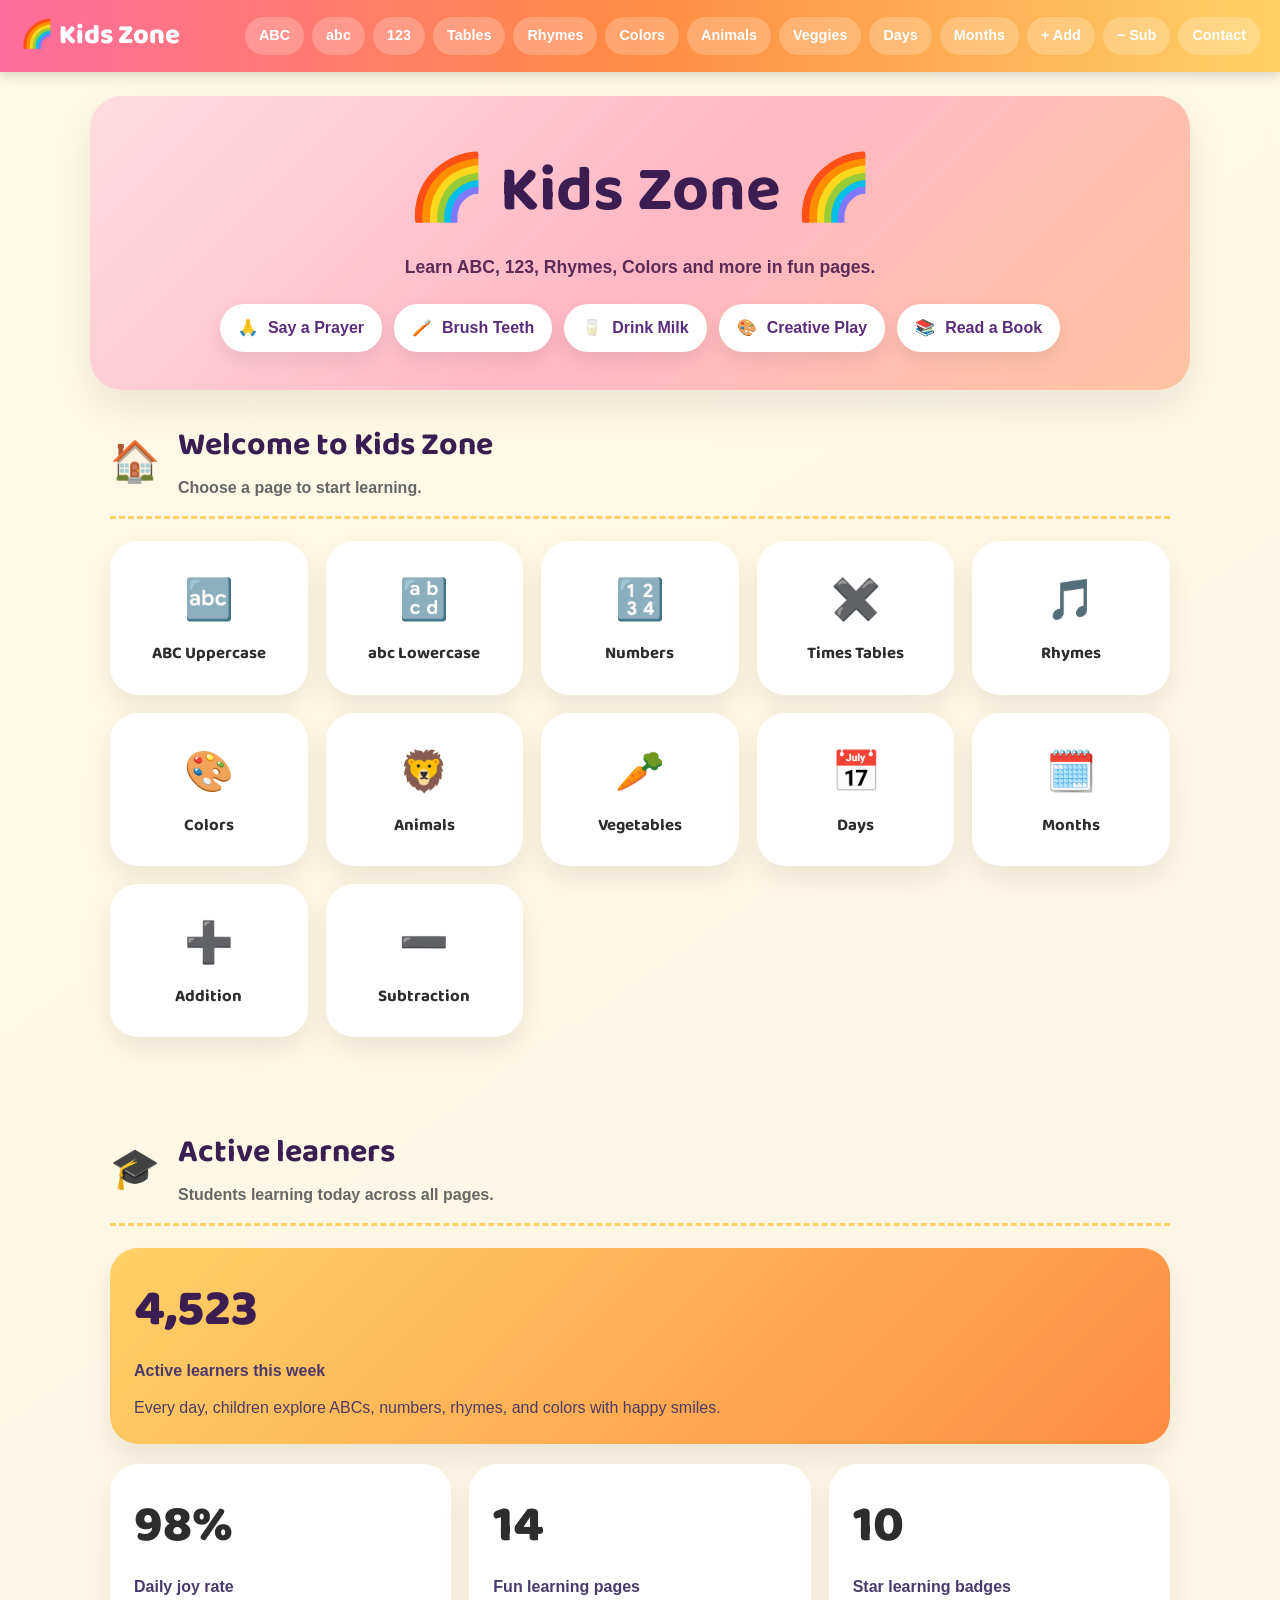
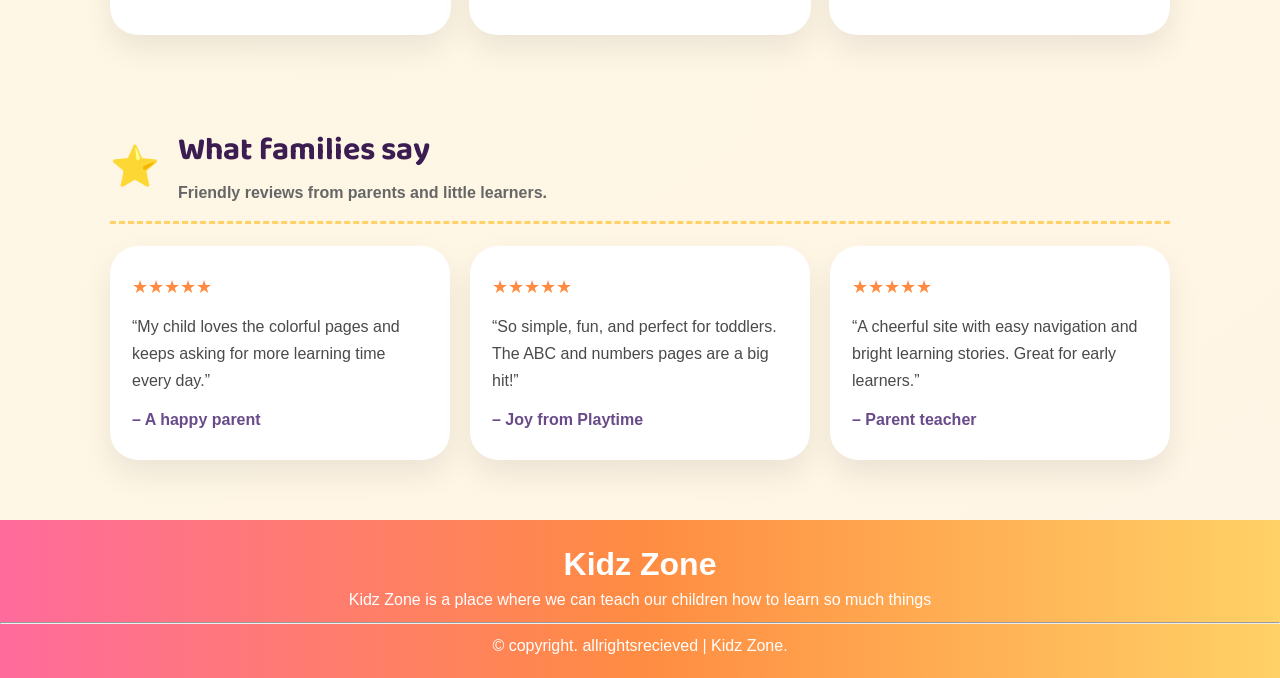
<file: index.html>
﻿<!DOCTYPE html>
<html lang="en">

<head>
  <meta charset="UTF-8">
  <meta name="viewport" content="width=device-width, initial-scale=1.0">
  <title>Kids Zone | Fun Learning for Toddlers</title>
  <link href="https://fonts.googleapis.com/css2?family=Baloo+2:wght@400;600;700;800&display=swap" rel="stylesheet">
  <link rel="stylesheet" href="styles.css">
  <!-- <link rel="stylesheet" href="Utilities/bootstrap.min.css"> -->
</head>

<body>

  <nav class="top-nav">

    <a href="index.html" class="logo">🌈 Kids Zone</a>

    <p style="cursor: pointer;" id="menu-icon">🍔</p>

    <div class="page-links">

      <a href="abcupper.html">ABC</a>

      <a href="abclower.html">abc</a>

      <a href="numbers.html">123</a>

      <a href="tables.html">Tables</a>

      <a href="rhymes.html">Rhymes</a>

      <a href="colors.html">Colors</a>

      <a href="animals.html">Animals</a>

      <a href="vegetables.html">Veggies</a>

      <a href="days.html">Days</a>

      <a href="months.html">Months</a>

      <a href="addition.html">+ Add</a>

      <a href="subtraction.html">− Sub</a>

      <a href="contact.html">Contact</a>

    </div>

    <div id="drawer">

      <p id="cross" style="position: absolute; cursor: pointer; margin-left: 140px;">❌</p>

      <a href="abcupper.html">ABC</a>

      <a href="abclower.html">abc</a>

      <a href="numbers.html">123</a>

      <a href="tables.html">Tables</a>

      <a href="rhymes.html">Rhymes</a>

      <a href="colors.html">Colors</a>

      <a href="animals.html">Animals</a>

      <a href="vegetables.html">Veggies</a>

      <a href="days.html">Days</a>

      <a href="months.html">Months</a>

      <a href="addition.html">+ Add</a>

      <a href="subtraction.html">− Sub</a>

      <a href="contact.html">Contact</a>

    </div>

  </nav>

  <script>

    document.getElementById('menu-icon').addEventListener('click', function () {

      document.getElementById('drawer').style.display = 'block';

    });

    document.getElementById('cross').addEventListener('click', function () {

      document.getElementById('drawer').style.display = 'none';

    });

  </script>

  <div class="hero">

    <h1>🌈 Kids Zone 🌈</h1>

    <p>Learn ABC, 123, Rhymes, Colors and more in fun pages.</p>

    <div class="habits">

      <div class="habit-pill"><span class="icon">🙏</span> Say a Prayer</div>

      <div class="habit-pill"><span class="icon">🪥</span> Brush Teeth</div>

      <div class="habit-pill"><span class="icon">🥛</span> Drink Milk</div>

      <div class="habit-pill"><span class="icon">🎨</span> Creative Play</div>

      <div class="habit-pill"><span class="icon">📚</span> Read a Book</div>

    </div>

  </div>

  <div class="container">

    <div class="section-header">

      <span class="icon-big">🏠</span>

      <div>

        <h2>Welcome to Kids Zone</h2>

        <div class="subtitle">Choose a page to start learning.</div>

      </div>

    </div>

    <div class="topic-grid">

      <a href="abcupper.html" class="topic-card">

        <span class="t-icon">🔤</span>

        <span class="t-name">ABC Uppercase</span>

      </a>

      <a href="abclower.html" class="topic-card">

        <span class="t-icon">🔡</span>

        <span class="t-name">abc Lowercase</span>

      </a>

      <a href="numbers.html" class="topic-card">

        <span class="t-icon">🔢</span>

        <span class="t-name">Numbers</span>

      </a>

      <a href="tables.html" class="topic-card">

        <span class="t-icon">✖️</span>

        <span class="t-name">Times Tables</span>

      </a>

      <a href="rhymes.html" class="topic-card">

        <span class="t-icon">🎵</span>

        <span class="t-name">Rhymes</span>

      </a>

      <a href="colors.html" class="topic-card">

        <span class="t-icon">🎨</span>

        <span class="t-name">Colors</span>

      </a>

      <a href="animals.html" class="topic-card">

        <span class="t-icon">🦁</span>

        <span class="t-name">Animals</span></a>

      <a href="vegetables.html" class="topic-card">

        <span class="t-icon">🥕</span>

        <span class="t-name">Vegetables</span>

      </a>

      <a href="days.html" class="topic-card">

        <span class="t-icon">📅</span>

        <span class="t-name">Days</span>

      </a>

      <a href="months.html" class="topic-card">

        <span class="t-icon">🗓️</span>

        <span class="t-name">Months</span>

      </a>

      <a href="addition.html" class="topic-card">

        <span class="t-icon">➕</span>

        <span class="t-name">Addition</span>

      </a>

      <a href="subtraction.html" class="topic-card">

        <span class="t-icon">➖</span>

        <span class="t-name">Subtraction</span>

      </a>

    </div>

  </div>


  <div class="container">

    <div class="section-header">

      <span class="icon-big">🎓</span>

      <div>

        <h2>Active learners</h2>

        <div class="subtitle">Students learning today across all pages.</div>

      </div>

    </div>


    <div class="active-counter">

      <div class="counter-card main-counter">

        <div class="counter-value">4,523</div>

        <div class="counter-label">Active learners this week</div>

        <p>Every day, children explore ABCs, numbers, rhymes, and colors with happy smiles.</p>

      </div>

      <div class="counter-grid">

        <div class="counter-card">

          <div class="counter-value">98%</div>

          <div class="counter-label">Daily joy rate</div>

        </div>

        <div class="counter-card">

          <div class="counter-value">14</div>

          <div class="counter-label">Fun learning pages</div>

        </div>

        <div class="counter-card">

          <div class="counter-value">10</div>

          <div class="counter-label">Star learning badges</div>

        </div>

      </div>

    </div>

  </div>


  <div class="container">

    <div class="section-header">

      <span class="icon-big">⭐</span>

      <div>

        <h2>What families say</h2>

        <div class="subtitle">Friendly reviews from parents and little learners.</div>

      </div>

    </div>


    <div class="review-grid">

      <div class="review-card">

        <div class="review-stars">★★★★★</div>

        <p>“My child loves the colorful pages and keeps asking for more learning time every day.”</p>

        <div class="review-author">– A happy parent</div>

      </div>

      <div class="review-card">

        <div class="review-stars">★★★★★</div>

        <p>“So simple, fun, and perfect for toddlers. The ABC and numbers pages are a big hit!”</p>

        <div class="review-author">– Joy from Playtime</div>

      </div>

      <div class="review-card">

        <div class="review-stars">★★★★★</div>

        <p>“A cheerful site with easy navigation and bright learning stories. Great for early learners.”</p>

        <div class="review-author">– Parent teacher</div>

      </div>

    </div>

  </div>

  <footer>

    <div class="heading_main">
      <h1>Kidz Zone</h1>
    </div>

    <p>Kidz Zone is a place where we can teach our children how to learn so much things</p>

    <hr class="hr">

    <div class="lower_footer">

      <p> ©️ copyright. allrightsrecieved | Kidz Zone.</p>

    </div>

  </footer>

  <script src="script.js" defer></script>


</body>

</html>
</file>
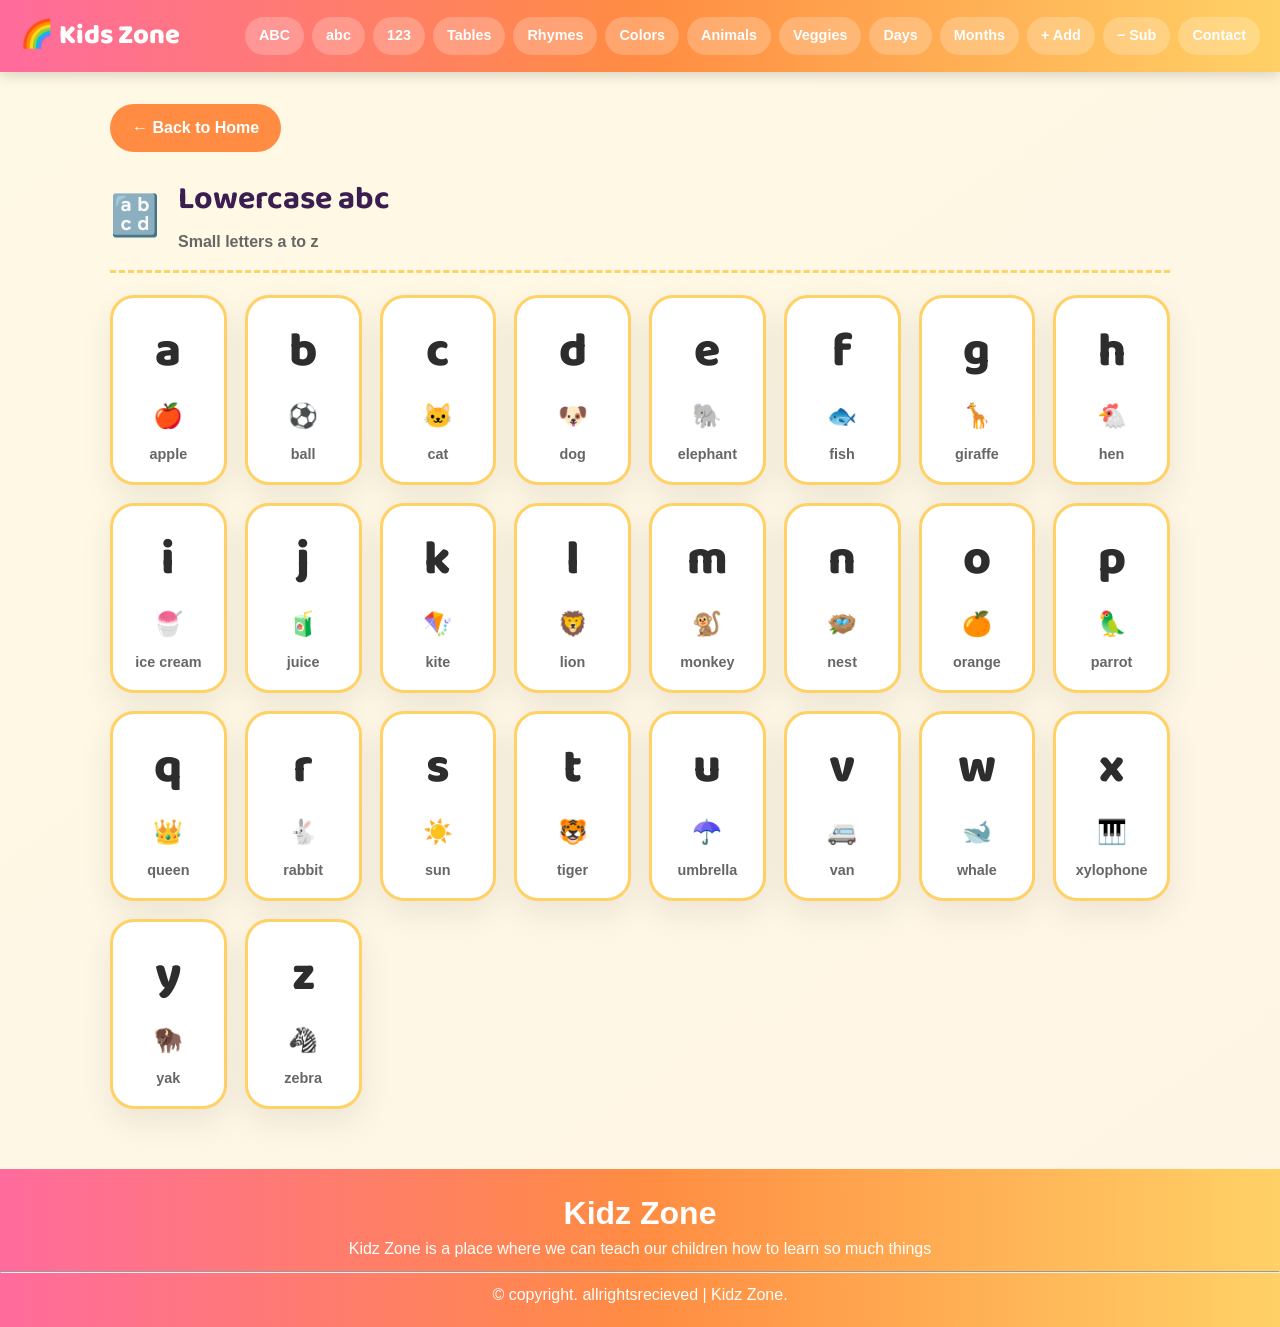
<file: abclower.html>
﻿<!DOCTYPE html>
<html lang="en">
<head>
  <meta charset="UTF-8">
  <meta name="viewport" content="width=device-width, initial-scale=1.0">
  <title>Kids Zone | abc Lowercase</title>
  <link href="https://fonts.googleapis.com/css2?family=Baloo+2:wght@400;600;700;800&display=swap" rel="stylesheet">
  <link rel="stylesheet" href="styles.css">
</head>
<body>
<nav class="top-nav">
  <a href="index.html" class="logo">🌈 Kids Zone</a>
  <div class="page-links">
    <a href="abcupper.html">ABC</a>
    <a href="abclower.html">abc</a>
    <a href="numbers.html">123</a>
    <a href="tables.html">Tables</a>
    <a href="rhymes.html">Rhymes</a>
    <a href="colors.html">Colors</a>
    <a href="animals.html">Animals</a>
    <a href="vegetables.html">Veggies</a>
    <a href="days.html">Days</a>
    <a href="months.html">Months</a>
    <a href="addition.html">+ Add</a>
    <a href="subtraction.html">− Sub</a>
    <a href="contact.html">Contact</a>
  </div>
</nav>
<div class="container">
  <a href="index.html" class="back-btn">← Back to Home</a>
  <div class="section-header">
    <span class="icon-big">🔡</span>
    <div>
      <h2>Lowercase abc</h2>
      <div class="subtitle">Small letters a to z</div>
    </div>
  </div>
  <div class="letter-grid">
    <div class="letter-card"><span class="big-letter">a</span><span class="word-icon">🍎</span><span class="word">apple</span></div>
    <div class="letter-card"><span class="big-letter">b</span><span class="word-icon">⚽</span><span class="word">ball</span></div>
    <div class="letter-card"><span class="big-letter">c</span><span class="word-icon">🐱</span><span class="word">cat</span></div>
    <div class="letter-card"><span class="big-letter">d</span><span class="word-icon">🐶</span><span class="word">dog</span></div>
    <div class="letter-card"><span class="big-letter">e</span><span class="word-icon">🐘</span><span class="word">elephant</span></div>
    <div class="letter-card"><span class="big-letter">f</span><span class="word-icon">🐟</span><span class="word">fish</span></div>
    <div class="letter-card"><span class="big-letter">g</span><span class="word-icon">🦒</span><span class="word">giraffe</span></div>
    <div class="letter-card"><span class="big-letter">h</span><span class="word-icon">🐔</span><span class="word">hen</span></div>
    <div class="letter-card"><span class="big-letter">i</span><span class="word-icon">🍧</span><span class="word">ice cream</span></div>
    <div class="letter-card"><span class="big-letter">j</span><span class="word-icon">🧃</span><span class="word">juice</span></div>
    <div class="letter-card"><span class="big-letter">k</span><span class="word-icon">🪁</span><span class="word">kite</span></div>
    <div class="letter-card"><span class="big-letter">l</span><span class="word-icon">🦁</span><span class="word">lion</span></div>
    <div class="letter-card"><span class="big-letter">m</span><span class="word-icon">🐒</span><span class="word">monkey</span></div>
    <div class="letter-card"><span class="big-letter">n</span><span class="word-icon">🪺</span><span class="word">nest</span></div>
    <div class="letter-card"><span class="big-letter">o</span><span class="word-icon">🍊</span><span class="word">orange</span></div>
    <div class="letter-card"><span class="big-letter">p</span><span class="word-icon">🦜</span><span class="word">parrot</span></div>
    <div class="letter-card"><span class="big-letter">q</span><span class="word-icon">👑</span><span class="word">queen</span></div>
    <div class="letter-card"><span class="big-letter">r</span><span class="word-icon">🐇</span><span class="word">rabbit</span></div>
    <div class="letter-card"><span class="big-letter">s</span><span class="word-icon">☀️</span><span class="word">sun</span></div>
    <div class="letter-card"><span class="big-letter">t</span><span class="word-icon">🐯</span><span class="word">tiger</span></div>
    <div class="letter-card"><span class="big-letter">u</span><span class="word-icon">☂️</span><span class="word">umbrella</span></div>
    <div class="letter-card"><span class="big-letter">v</span><span class="word-icon">🚐</span><span class="word">van</span></div>
    <div class="letter-card"><span class="big-letter">w</span><span class="word-icon">🐋</span><span class="word">whale</span></div>
    <div class="letter-card"><span class="big-letter">x</span><span class="word-icon">🎹</span><span class="word">xylophone</span></div>
    <div class="letter-card"><span class="big-letter">y</span><span class="word-icon">🦬</span><span class="word">yak</span></div>
    <div class="letter-card"><span class="big-letter">z</span><span class="word-icon">🦓</span><span class="word">zebra</span></div>
  </div>
</div>
<footer>

    <div class="heading_main"><h1>Kidz Zone</h1></div>
    
    <p>Kidz Zone is a place where we can teach our children how to learn so much things</p>

    <hr class="hr">

    <div class="lower_footer">

      <p> ©️ copyright. allrightsrecieved | Kidz Zone.</p>

    </div>

  </footer>
<script src="script.js" defer></script>
</body>
</html>
</file>
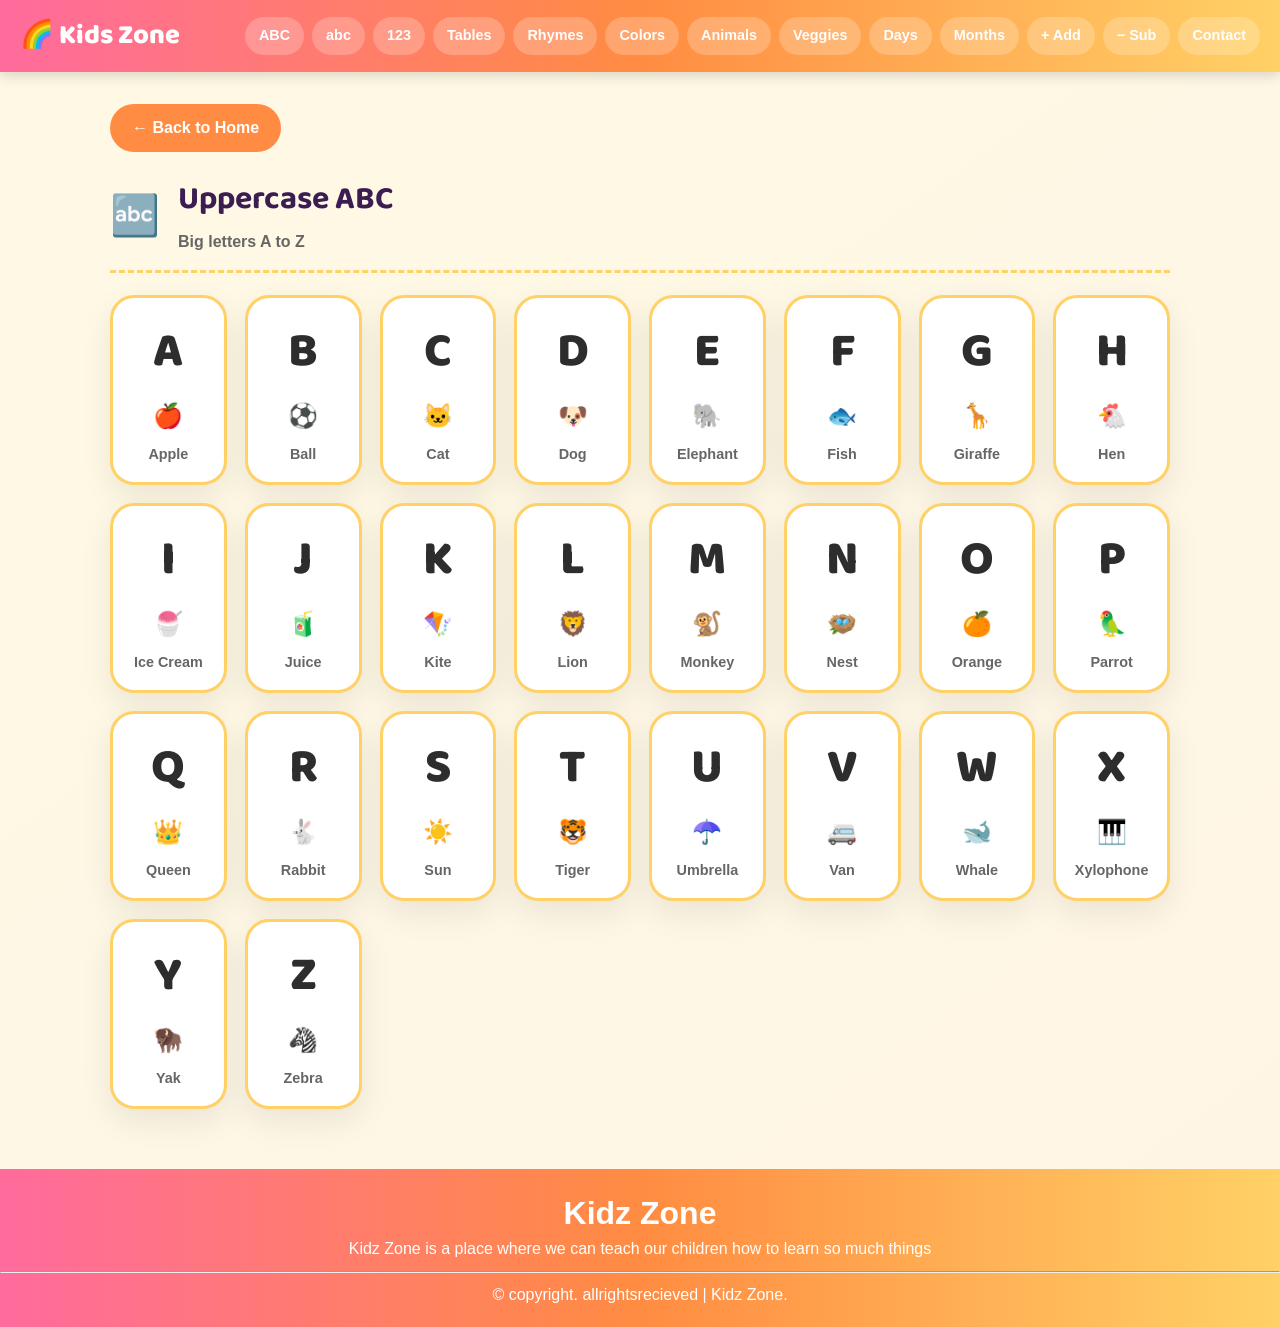
<file: abcupper.html>
﻿<!DOCTYPE html>
<html lang="en">
<head>
  <meta charset="UTF-8">
  <meta name="viewport" content="width=device-width, initial-scale=1.0">
  <title>Kids Zone | ABC Uppercase</title>
  <link href="https://fonts.googleapis.com/css2?family=Baloo+2:wght@400;600;700;800&display=swap" rel="stylesheet">
  <link rel="stylesheet" href="styles.css">
</head>
<body>
<nav class="top-nav">
  <a href="index.html" class="logo">🌈 Kids Zone</a>
  <div class="page-links">
    <a href="abcupper.html">ABC</a>
    <a href="abclower.html">abc</a>
    <a href="numbers.html">123</a>
    <a href="tables.html">Tables</a>
    <a href="rhymes.html">Rhymes</a>
    <a href="colors.html">Colors</a>
    <a href="animals.html">Animals</a>
    <a href="vegetables.html">Veggies</a>
    <a href="days.html">Days</a>
    <a href="months.html">Months</a>
    <a href="addition.html">+ Add</a>
    <a href="subtraction.html">− Sub</a>
    <a href="contact.html">Contact</a>
  </div>
</nav>
<div class="container">
  <a href="index.html" class="back-btn">← Back to Home</a>
  <div class="section-header">
    <span class="icon-big">🔤</span>
    <div>
      <h2>Uppercase ABC</h2>
      <div class="subtitle">Big letters A to Z</div>
    </div>
  </div>
  <div class="letter-grid">
    <div class="letter-card"><span class="big-letter">A</span><span class="word-icon">🍎</span><span class="word">Apple</span></div>
    <div class="letter-card"><span class="big-letter">B</span><span class="word-icon">⚽</span><span class="word">Ball</span></div>
    <div class="letter-card"><span class="big-letter">C</span><span class="word-icon">🐱</span><span class="word">Cat</span></div>
    <div class="letter-card"><span class="big-letter">D</span><span class="word-icon">🐶</span><span class="word">Dog</span></div>
    <div class="letter-card"><span class="big-letter">E</span><span class="word-icon">🐘</span><span class="word">Elephant</span></div>
    <div class="letter-card"><span class="big-letter">F</span><span class="word-icon">🐟</span><span class="word">Fish</span></div>
    <div class="letter-card"><span class="big-letter">G</span><span class="word-icon">🦒</span><span class="word">Giraffe</span></div>
    <div class="letter-card"><span class="big-letter">H</span><span class="word-icon">🐔</span><span class="word">Hen</span></div>
    <div class="letter-card"><span class="big-letter">I</span><span class="word-icon">🍧</span><span class="word">Ice Cream</span></div>
    <div class="letter-card"><span class="big-letter">J</span><span class="word-icon">🧃</span><span class="word">Juice</span></div>
    <div class="letter-card"><span class="big-letter">K</span><span class="word-icon">🪁</span><span class="word">Kite</span></div>
    <div class="letter-card"><span class="big-letter">L</span><span class="word-icon">🦁</span><span class="word">Lion</span></div>
    <div class="letter-card"><span class="big-letter">M</span><span class="word-icon">🐒</span><span class="word">Monkey</span></div>
    <div class="letter-card"><span class="big-letter">N</span><span class="word-icon">🪺</span><span class="word">Nest</span></div>
    <div class="letter-card"><span class="big-letter">O</span><span class="word-icon">🍊</span><span class="word">Orange</span></div>
    <div class="letter-card"><span class="big-letter">P</span><span class="word-icon">🦜</span><span class="word">Parrot</span></div>
    <div class="letter-card"><span class="big-letter">Q</span><span class="word-icon">👑</span><span class="word">Queen</span></div>
    <div class="letter-card"><span class="big-letter">R</span><span class="word-icon">🐇</span><span class="word">Rabbit</span></div>
    <div class="letter-card"><span class="big-letter">S</span><span class="word-icon">☀️</span><span class="word">Sun</span></div>
    <div class="letter-card"><span class="big-letter">T</span><span class="word-icon">🐯</span><span class="word">Tiger</span></div>
    <div class="letter-card"><span class="big-letter">U</span><span class="word-icon">☂️</span><span class="word">Umbrella</span></div>
    <div class="letter-card"><span class="big-letter">V</span><span class="word-icon">🚐</span><span class="word">Van</span></div>
    <div class="letter-card"><span class="big-letter">W</span><span class="word-icon">🐋</span><span class="word">Whale</span></div>
    <div class="letter-card"><span class="big-letter">X</span><span class="word-icon">🎹</span><span class="word">Xylophone</span></div>
    <div class="letter-card"><span class="big-letter">Y</span><span class="word-icon">🦬</span><span class="word">Yak</span></div>
    <div class="letter-card"><span class="big-letter">Z</span><span class="word-icon">🦓</span><span class="word">Zebra</span></div>
  </div>
</div>
<footer>

    <div class="heading_main"><h1>Kidz Zone</h1></div>
    
    <p>Kidz Zone is a place where we can teach our children how to learn so much things</p>

    <hr class="hr">

    <div class="lower_footer">

      <p> ©️ copyright. allrightsrecieved | Kidz Zone.</p>

    </div>

  </footer>
<script src="script.js" defer></script>
</body>
</html>
</file>
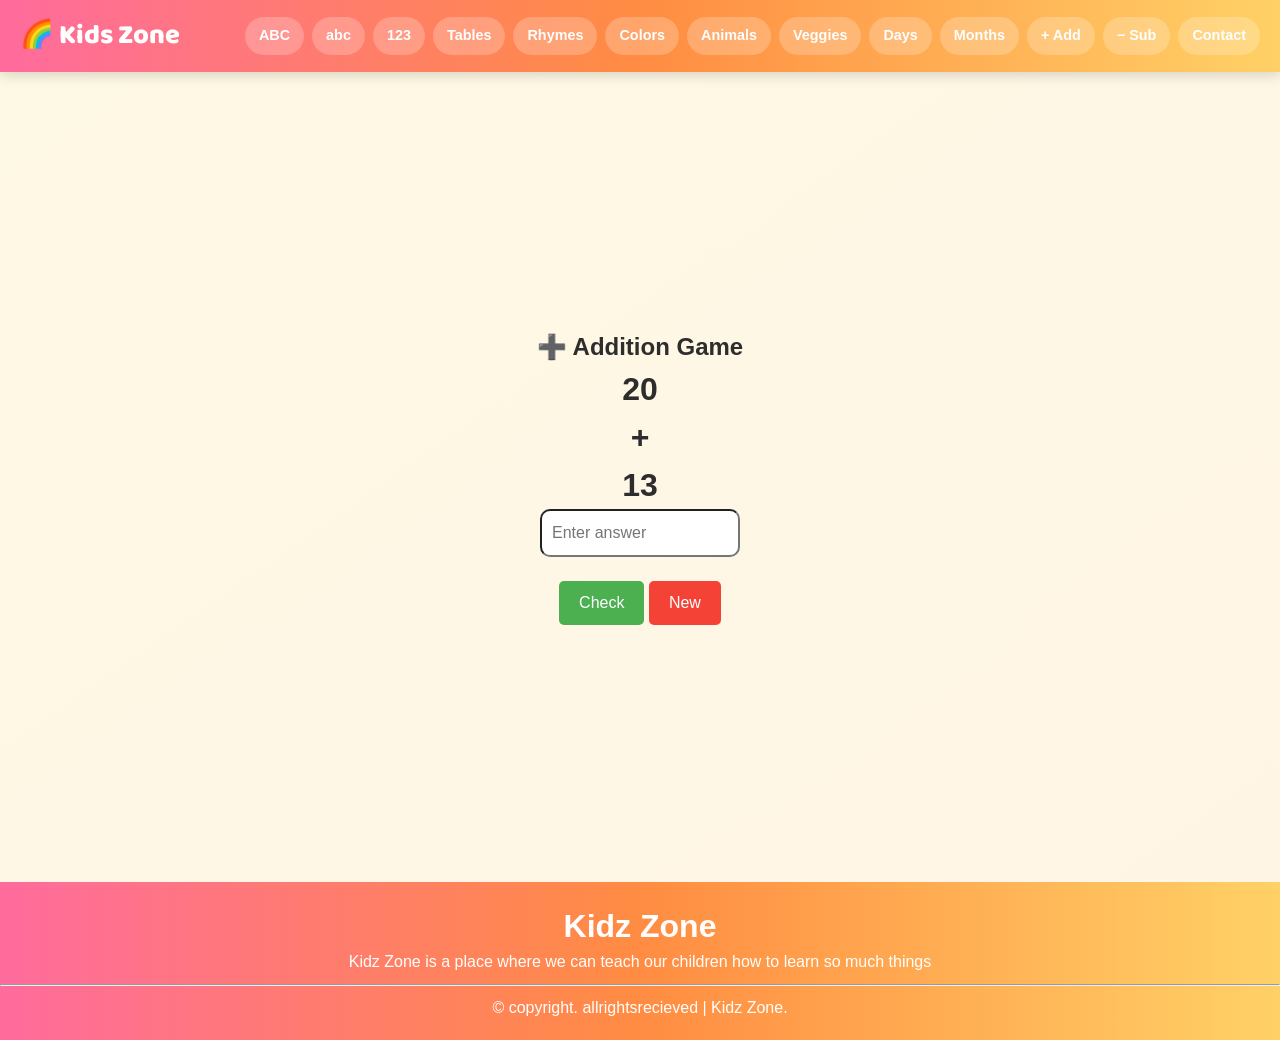
<file: addition.html>
﻿<!DOCTYPE html>
<html lang="en">

<head>
  <meta charset="UTF-8">
  <meta name="viewport" content="width=device-width, initial-scale=1.0">
  <title>Kids Zone | Addition</title>
  <link href="https://fonts.googleapis.com/css2?family=Baloo+2:wght@400;600;700;800&display=swap" rel="stylesheet">
  <link rel="stylesheet" href="styles.css">
</head>

<body>
  <nav class="top-nav">
    <a href="index.html" class="logo">🌈 Kids Zone</a>
    <div class="page-links">
      <a href="abcupper.html">ABC</a>
      <a href="abclower.html">abc</a>
      <a href="numbers.html">123</a>
      <a href="tables.html">Tables</a>
      <a href="rhymes.html">Rhymes</a>
      <a href="colors.html">Colors</a>
      <a href="animals.html">Animals</a>
      <a href="vegetables.html">Veggies</a>
      <a href="days.html">Days</a>
      <a href="months.html">Months</a>
      <a href="addition.html">+ Add</a>
      <a href="subtraction.html">− Sub</a>
      <a href="contact.html">Contact</a>
    </div>
  </nav>
  <div class="main_container_add">

    <div class="inner_cont_add">

      <h2>➕ Addition Game</h2>

      <div class="number">

        <h1 id="n1">0</h1>
        <h1>+</h1>
        <h1 id="n2">0</h1>

      </div>

      <input type="number" style="width: 200px; border-radius: 10px; padding: 10px;" id="ans" placeholder="Enter answer">
      <br><br>

      <button onclick="check()" style="background: #4CAF50; color: white; border: none; padding: 10px 20px; border-radius: 5px; cursor: pointer;">Check</button>
      <button onclick="newQ()" style="background: #f44336; color: white; border: none; padding: 10px 20px; border-radius: 5px; cursor: pointer;">New</button>

      <p id="msg"></p>

    </div>

  </div>

  <script>
    let a, b;

    function newQ() {
      a = Math.floor(Math.random() * 20) + 1;
      b = Math.floor(Math.random() * 20) + 1;

      document.getElementById("n1").innerText = a;
      document.getElementById("n2").innerText = b;
      document.getElementById("ans").value = "";
      document.getElementById("msg").innerText = "";
    }

    function check() {
      let user = Number(document.getElementById("ans").value);

      if (user === a + b) {
        document.getElementById("msg").innerText = "Correct 🎉";
      } else {
        document.getElementById("msg").innerText = "Wrong ❌ Answer is " + (a + b);
      }
    }

    newQ();
  </script>

  <footer>

    <div class="heading_main">
      <h1>Kidz Zone</h1>
    </div>

    <p>Kidz Zone is a place where we can teach our children how to learn so much things</p>

    <hr class="hr">

    <div class="lower_footer">

      <p> ©️ copyright. allrightsrecieved | Kidz Zone.</p>

    </div>

  </footer>
  <script src="script.js" defer></script>
</body>

</html>
</file>
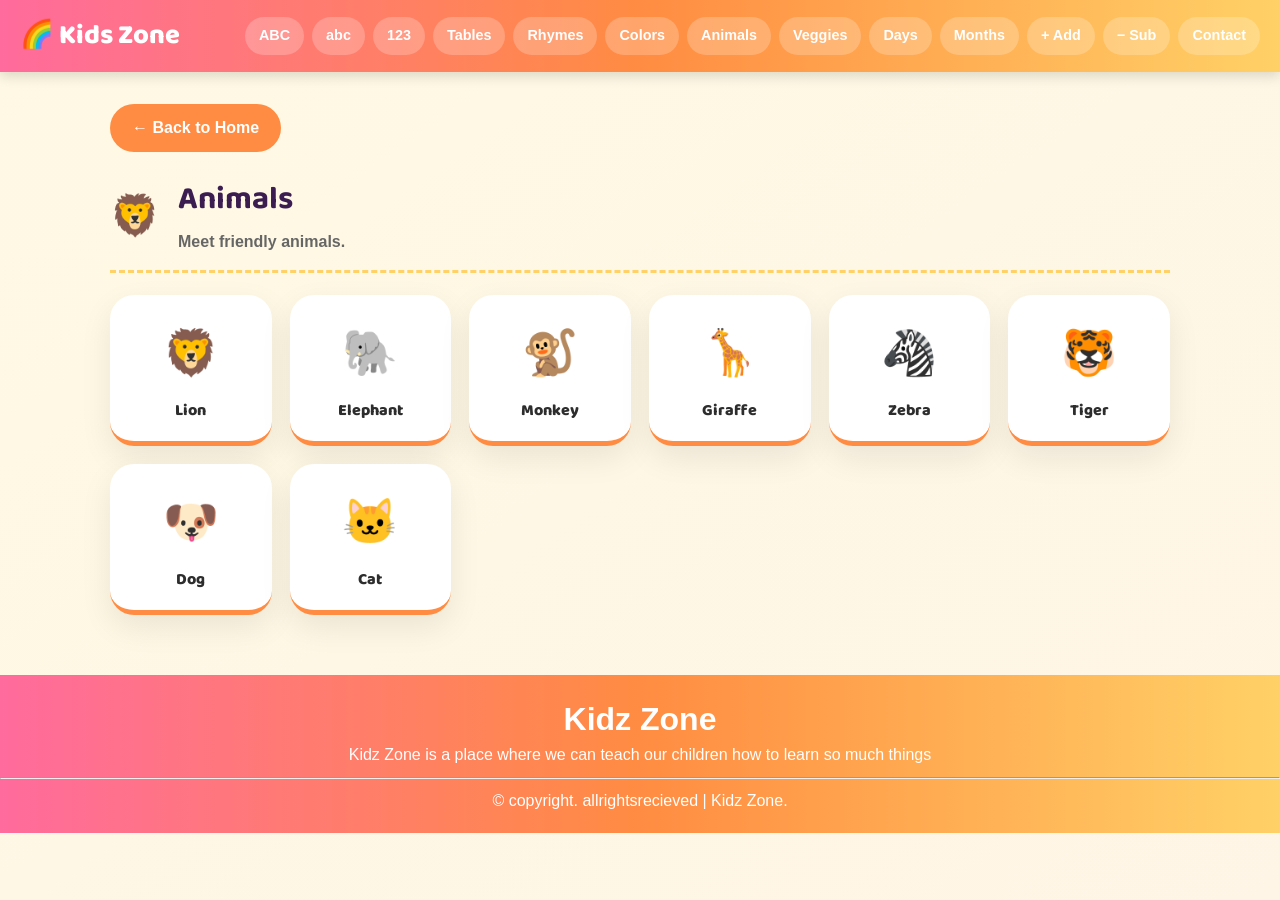
<file: animals.html>
﻿<!DOCTYPE html>
<html lang="en">
<head>
  <meta charset="UTF-8">
  <meta name="viewport" content="width=device-width, initial-scale=1.0">
  <title>Kids Zone | Animals</title>
  <link href="https://fonts.googleapis.com/css2?family=Baloo+2:wght@400;600;700;800&display=swap" rel="stylesheet">
  <link rel="stylesheet" href="styles.css">
</head>
<body>
<nav class="top-nav">
  <a href="index.html" class="logo">🌈 Kids Zone</a>
  <div class="page-links">
    <a href="abcupper.html">ABC</a>
    <a href="abclower.html">abc</a>
    <a href="numbers.html">123</a>
    <a href="tables.html">Tables</a>
    <a href="rhymes.html">Rhymes</a>
    <a href="colors.html">Colors</a>
    <a href="animals.html">Animals</a>
    <a href="vegetables.html">Veggies</a>
    <a href="days.html">Days</a>
    <a href="months.html">Months</a>
    <a href="addition.html">+ Add</a>
    <a href="subtraction.html">− Sub</a>
    <a href="contact.html">Contact</a>
  </div>
</nav>
<div class="container">
  <a href="index.html" class="back-btn">← Back to Home</a>
  <div class="section-header">
    <span class="icon-big">🦁</span>
    <div>
      <h2>Animals</h2>
      <div class="subtitle">Meet friendly animals.</div>
    </div>
  </div>
  <div class="animals-grid">
    <div class="animal-card"><span class="animal-icon">🦁</span><span class="animal-name">Lion</span></div>
    <div class="animal-card"><span class="animal-icon">🐘</span><span class="animal-name">Elephant</span></div>
    <div class="animal-card"><span class="animal-icon">🐒</span><span class="animal-name">Monkey</span></div>
    <div class="animal-card"><span class="animal-icon">🦒</span><span class="animal-name">Giraffe</span></div>
    <div class="animal-card"><span class="animal-icon">🦓</span><span class="animal-name">Zebra</span></div>
    <div class="animal-card"><span class="animal-icon">🐯</span><span class="animal-name">Tiger</span></div>
    <div class="animal-card"><span class="animal-icon">🐶</span><span class="animal-name">Dog</span></div>
    <div class="animal-card"><span class="animal-icon">🐱</span><span class="animal-name">Cat</span></div>
  </div>

  <!-- Animal sound audio elements -->
  <audio id="lion-sound" preload="none">
    <source src="sounds/lion.mp3" type="audio/mpeg">
    <source src="sounds/lion.wav" type="audio/wav">
  </audio>
  <audio id="elephant-sound" preload="none">
    <source src="sounds/elephant.mp3" type="audio/mpeg">
    <source src="sounds/elephant.wav" type="audio/wav">
  </audio>
  <audio id="monkey-sound" preload="none">
    <source src="sounds/monkey.mp3" type="audio/mpeg">
    <source src="sounds/monkey.wav" type="audio/wav">
  </audio>
  <audio id="giraffe-sound" preload="none">
    <source src="sounds/giraffe.mp3" type="audio/mpeg">
    <source src="sounds/giraffe.wav" type="audio/wav">
  </audio>
  <audio id="zebra-sound" preload="none">
    <source src="sounds/zebra.mp3" type="audio/mpeg">
    <source src="sounds/zebra.wav" type="audio/wav">
  </audio>
  <audio id="tiger-sound" preload="none">
    <source src="sounds/tiger.mp3" type="audio/mpeg">
    <source src="sounds/tiger.wav" type="audio/wav">
  </audio>
  <audio id="dog-sound" preload="none">
    <source src="sounds/dog.mp3" type="audio/mpeg">
    <source src="sounds/dog.wav" type="audio/wav">
  </audio>
  <audio id="cat-sound" preload="none">
    <source src="sounds/cat.mp3" type="audio/mpeg">
    <source src="sounds/cat.wav" type="audio/wav">
  </audio>

</div>
<footer>

    <div class="heading_main"><h1>Kidz Zone</h1></div>
    
    <p>Kidz Zone is a place where we can teach our children how to learn so much things</p>

    <hr class="hr">

    <div class="lower_footer">

      <p> ©️ copyright. allrightsrecieved | Kidz Zone.</p>

    </div>

  </footer>
<script src="script.js" defer></script>
</body>
</html>
</file>
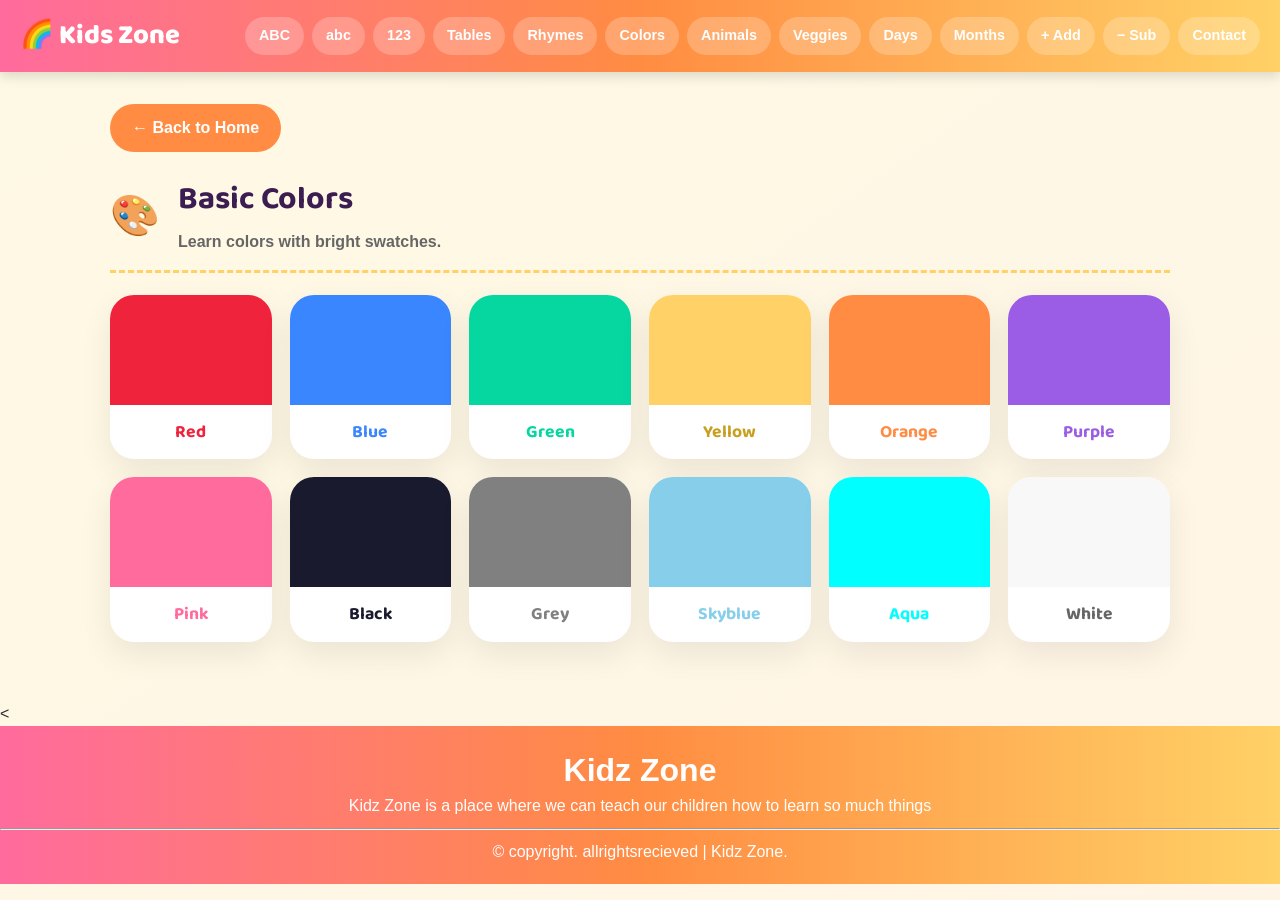
<file: colors.html>
﻿<!DOCTYPE html>
<html lang="en">

<head>
  <meta charset="UTF-8">
  <meta name="viewport" content="width=device-width, initial-scale=1.0">
  <title>Kids Zone | Colors</title>
  <link href="https://fonts.googleapis.com/css2?family=Baloo+2:wght@400;600;700;800&display=swap" rel="stylesheet">
  <link rel="stylesheet" href="styles.css">
</head>

<body>
  <nav class="top-nav">
    <a href="index.html" class="logo">🌈 Kids Zone</a>
    <div class="page-links">
      <a href="abcupper.html">ABC</a>
      <a href="abclower.html">abc</a>
      <a href="numbers.html">123</a>
      <a href="tables.html">Tables</a>
      <a href="rhymes.html">Rhymes</a>
      <a href="colors.html">Colors</a>
      <a href="animals.html">Animals</a>
      <a href="vegetables.html">Veggies</a>
      <a href="days.html">Days</a>
      <a href="months.html">Months</a>
      <a href="addition.html">+ Add</a>
      <a href="subtraction.html">− Sub</a>
      <a href="contact.html">Contact</a>
    </div>
  </nav>
  <div class="container">
    <a href="index.html" class="back-btn">← Back to Home</a>
    <div class="section-header">
      <span class="icon-big">🎨</span>
      <div>
        <h2>Basic Colors</h2>
        <div class="subtitle">Learn colors with bright swatches.</div>
      </div>
    </div>
    <div class="colors-grid">
      <div class="color-card">
        <div class="color-swatch" style="background:#ef233c"></div>
        <div class="color-label" style="color:#ef233c">Red</div>
      </div>
      <div class="color-card">
        <div class="color-swatch" style="background:#3a86ff"></div>
        <div class="color-label" style="color:#3a86ff">Blue</div>
      </div>
      <div class="color-card">
        <div class="color-swatch" style="background:#06d6a0"></div>
        <div class="color-label" style="color:#06d6a0">Green</div>
      </div>
      <div class="color-card">
        <div class="color-swatch" style="background:#ffd166"></div>
        <div class="color-label" style="color:#c8a020">Yellow</div>
      </div>
      <div class="color-card">
        <div class="color-swatch" style="background:#ff8c42"></div>
        <div class="color-label" style="color:#ff8c42">Orange</div>
      </div>
      <div class="color-card">
        <div class="color-swatch" style="background:#9b5de5"></div>
        <div class="color-label" style="color:#9b5de5">Purple</div>
      </div>
      <div class="color-card">
        <div class="color-swatch" style="background:#ff6b9d"></div>
        <div class="color-label" style="color:#ff6b9d">Pink</div>
      </div>
      <div class="color-card">
        <div class="color-swatch" style="background:#1a1a2e"></div>
        <div class="color-label" style="color:#1a1a2e">Black</div>
      </div>
      
      <div class="color-card">
        <div class="color-swatch" style="background: grey;"></div>
        <div class="color-label" style="color:grey">Grey</div>
      </div>

      <div class="color-card">
        <div class="color-swatch" style="background: skyblue;"></div>
        <div class="color-label" style="color:skyblue">Skyblue</div>
      </div>

      <div class="color-card">
        <div class="color-swatch" style="background: aqua;"></div>
        <div class="color-label" style="color:aqua">Aqua</div>
      </div>
      <div class="color-card">
        <div class="color-swatch" style="background:#f8f8f8;"></div>
        <div class="color-label" style="color:#666">White</div>
      </div>
    </div>
  </div>
  <<footer>

    <div class="heading_main"><h1>Kidz Zone</h1></div>
    
    <p>Kidz Zone is a place where we can teach our children how to learn so much things</p>

    <hr class="hr">

    <div class="lower_footer">

      <p> ©️ copyright. allrightsrecieved | Kidz Zone.</p>

    </div>

  </footer>
  <script src="script.js" defer></script>
</body>

</html>
</file>
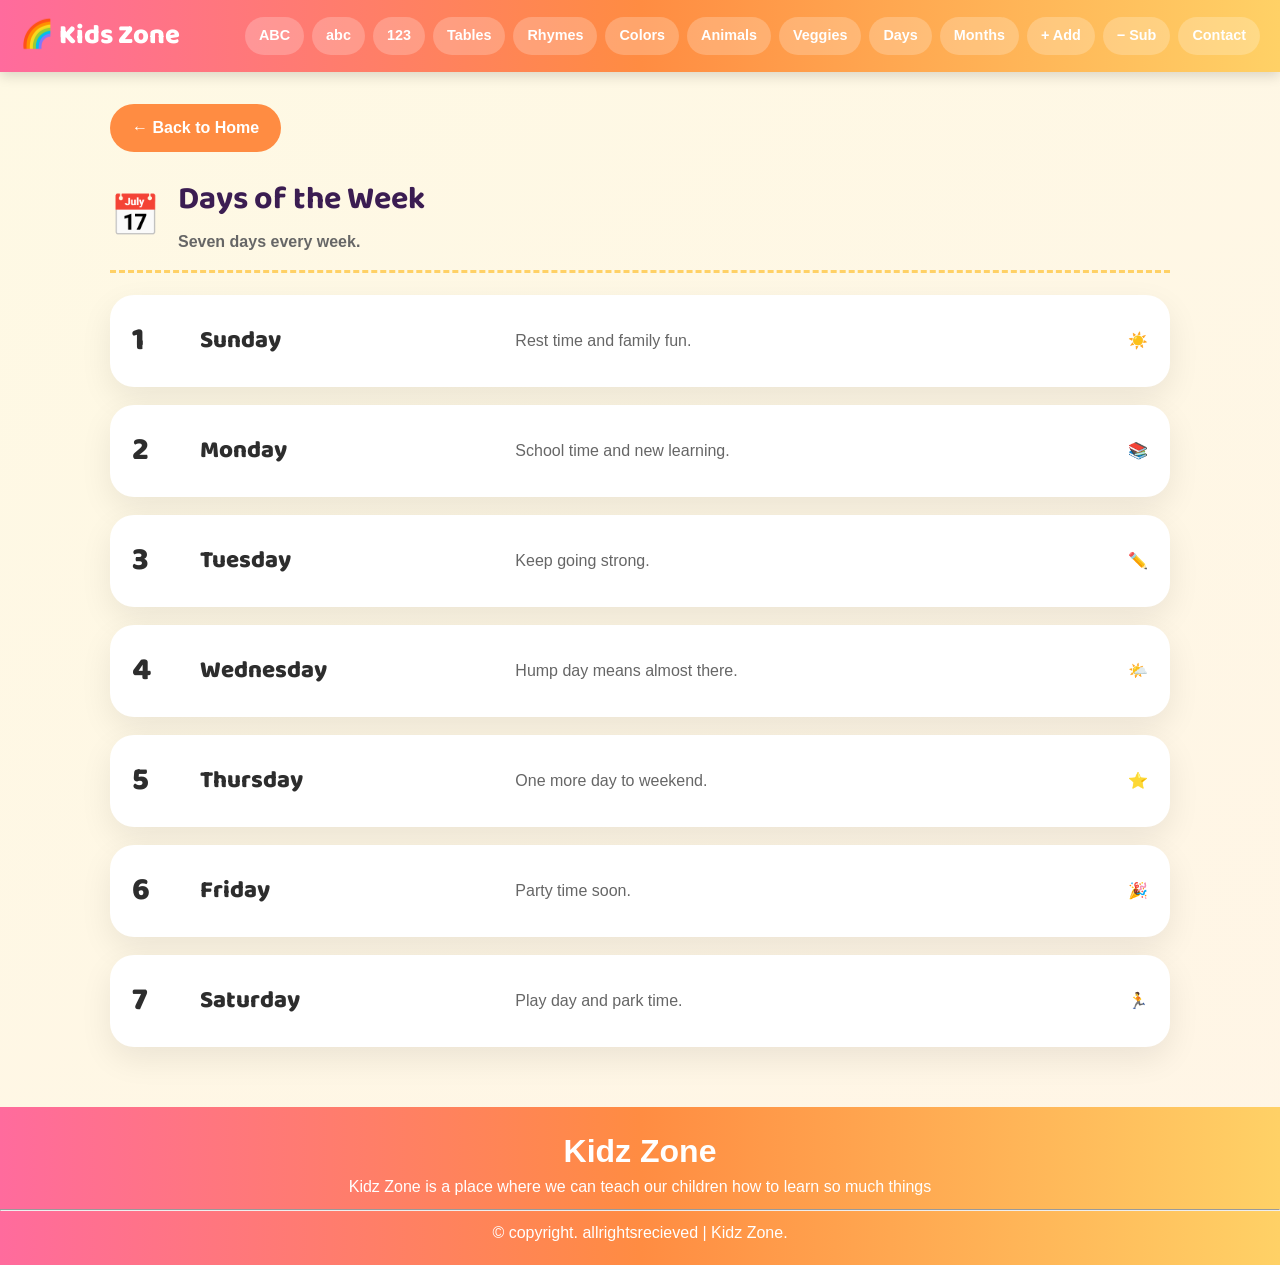
<file: days.html>
﻿<!DOCTYPE html>
<html lang="en">
<head>
  <meta charset="UTF-8">
  <meta name="viewport" content="width=device-width, initial-scale=1.0">
  <title>Kids Zone | Days</title>
  <link href="https://fonts.googleapis.com/css2?family=Baloo+2:wght@400;600;700;800&display=swap" rel="stylesheet">
  <link rel="stylesheet" href="styles.css">
</head>
<body>
<nav class="top-nav">
  <a href="index.html" class="logo">🌈 Kids Zone</a>
  <div class="page-links">
    <a href="abcupper.html">ABC</a>
    <a href="abclower.html">abc</a>
    <a href="numbers.html">123</a>
    <a href="tables.html">Tables</a>
    <a href="rhymes.html">Rhymes</a>
    <a href="colors.html">Colors</a>
    <a href="animals.html">Animals</a>
    <a href="vegetables.html">Veggies</a>
    <a href="days.html">Days</a>
    <a href="months.html">Months</a>
    <a href="addition.html">+ Add</a>
    <a href="subtraction.html">− Sub</a>
    <a href="contact.html">Contact</a>
  </div>
</nav>
<div class="container">
  <a href="index.html" class="back-btn">← Back to Home</a>
  <div class="section-header">
    <span class="icon-big">📅</span>
    <div>
      <h2>Days of the Week</h2>
      <div class="subtitle">Seven days every week.</div>
    </div>
  </div>
  <div class="days-list">
    <div class="day-card"><div class="day-number">1</div><div class="day-name">Sunday</div><div class="day-desc">Rest time and family fun.</div><div class="day-icon">☀️</div></div>
    <div class="day-card"><div class="day-number">2</div><div class="day-name">Monday</div><div class="day-desc">School time and new learning.</div><div class="day-icon">📚</div></div>
    <div class="day-card"><div class="day-number">3</div><div class="day-name">Tuesday</div><div class="day-desc">Keep going strong.</div><div class="day-icon">✏️</div></div>
    <div class="day-card"><div class="day-number">4</div><div class="day-name">Wednesday</div><div class="day-desc">Hump day means almost there.</div><div class="day-icon">🌤️</div></div>
    <div class="day-card"><div class="day-number">5</div><div class="day-name">Thursday</div><div class="day-desc">One more day to weekend.</div><div class="day-icon">⭐</div></div>
    <div class="day-card"><div class="day-number">6</div><div class="day-name">Friday</div><div class="day-desc">Party time soon.</div><div class="day-icon">🎉</div></div>
    <div class="day-card"><div class="day-number">7</div><div class="day-name">Saturday</div><div class="day-desc">Play day and park time.</div><div class="day-icon">🏃</div></div>
  </div>
</div>
<footer>

    <div class="heading_main"><h1>Kidz Zone</h1></div>
    
    <p>Kidz Zone is a place where we can teach our children how to learn so much things</p>

    <hr class="hr">

    <div class="lower_footer">

      <p> ©️ copyright. allrightsrecieved | Kidz Zone.</p>

    </div>

  </footer>
<script src="script.js" defer></script>
</body>
</html>
</file>
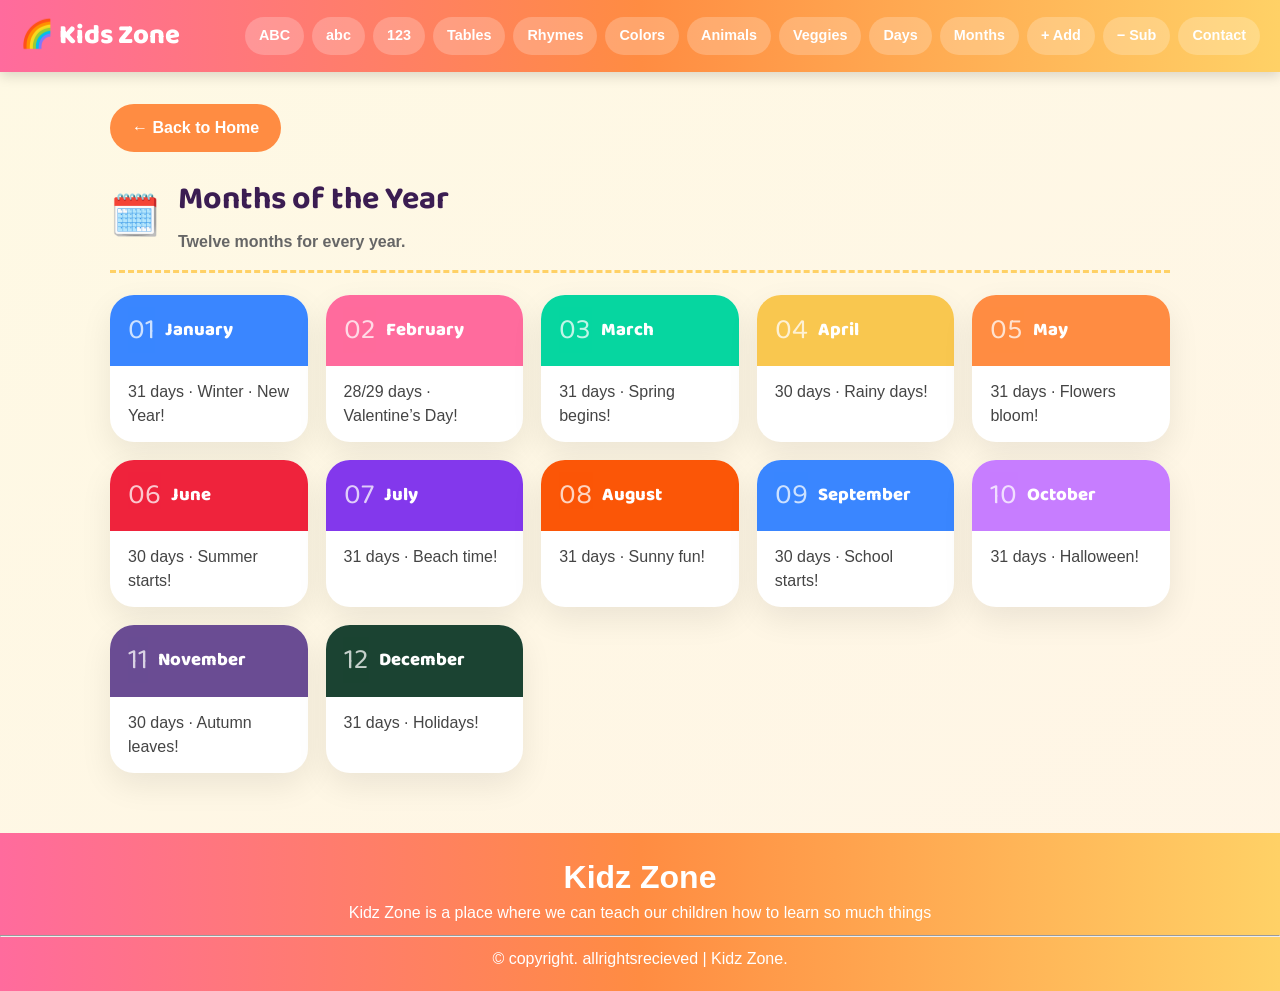
<file: months.html>
﻿<!DOCTYPE html>
<html lang="en">

<head>
  <meta charset="UTF-8">
  <meta name="viewport" content="width=device-width, initial-scale=1.0">
  <title>Kids Zone | Months</title>
  <link href="https://fonts.googleapis.com/css2?family=Baloo+2:wght@400;600;700;800&display=swap" rel="stylesheet">
  <link rel="stylesheet" href="styles.css">
</head>

<body>
  <nav class="top-nav">
    <a href="index.html" class="logo">🌈 Kids Zone</a>
    <div class="page-links">
      <a href="abcupper.html">ABC</a>
      <a href="abclower.html">abc</a>
      <a href="numbers.html">123</a>
      <a href="tables.html">Tables</a>
      <a href="rhymes.html">Rhymes</a>
      <a href="colors.html">Colors</a>
      <a href="animals.html">Animals</a>
      <a href="vegetables.html">Veggies</a>
      <a href="days.html">Days</a>
      <a href="months.html">Months</a>
      <a href="addition.html">+ Add</a>
      <a href="subtraction.html">− Sub</a>
      <a href="contact.html">Contact</a>
    </div>
  </nav>
  <div class="container">
    <a href="index.html" class="back-btn">← Back to Home</a>
    <div class="section-header">
      <span class="icon-big">🗓️</span>
      <div>
        <h2>Months of the Year</h2>
        <div class="subtitle">Twelve months for every year.</div>
      </div>
    </div>
    <div class="months-grid">
      <div class="month-card">
        <div class="month-header" style="background:#3a86ff;"><span class="month-num">01</span><span
            class="month-name">January</span></div>
        <div class="month-body">31 days · Winter · New Year!</div>
      </div>
      <div class="month-card">
        <div class="month-header" style="background:#ff6b9d;"><span class="month-num">02</span><span
            class="month-name">February</span></div>
        <div class="month-body">28/29 days · Valentine’s Day!</div>
      </div>
      <div class="month-card">
        <div class="month-header" style="background:#06d6a0;"><span class="month-num">03</span><span
            class="month-name">March</span></div>
        <div class="month-body">31 days · Spring begins!</div>
      </div>
      <div class="month-card">
        <div class="month-header" style="background:#f9c74f;"><span class="month-num">04</span><span
            class="month-name">April</span></div>
        <div class="month-body">30 days · Rainy days!</div>
      </div>
      <div class="month-card">
        <div class="month-header" style="background:#ff8c42;"><span class="month-num">05</span><span
            class="month-name">May</span></div>
        <div class="month-body">31 days · Flowers bloom!</div>
      </div>
      <div class="month-card">
        <div class="month-header" style="background:#ef233c;"><span class="month-num">06</span><span
            class="month-name">June</span></div>
        <div class="month-body">30 days · Summer starts!</div>
      </div>
      <div class="month-card">
        <div class="month-header" style="background:#8338ec;"><span class="month-num">07</span><span
            class="month-name">July</span></div>
        <div class="month-body">31 days · Beach time!</div>
      </div>
      <div class="month-card">
        <div class="month-header" style="background:#fb5607;"><span class="month-num">08</span><span
            class="month-name">August</span></div>
        <div class="month-body">31 days · Sunny fun!</div>
      </div>
      <div class="month-card">
        <div class="month-header" style="background:#3a86ff;"><span class="month-num">09</span><span
            class="month-name">September</span></div>
        <div class="month-body">30 days · School starts!</div>
      </div>
      <div class="month-card">
        <div class="month-header" style="background:#c77dff;"><span class="month-num">10</span><span
            class="month-name">October</span></div>
        <div class="month-body">31 days · Halloween!</div>
      </div>
      <div class="month-card">
        <div class="month-header" style="background:#6a4c93;"><span class="month-num">11</span><span
            class="month-name">November</span></div>
        <div class="month-body">30 days · Autumn leaves!</div>
      </div>
      <div class="month-card">
        <div class="month-header" style="background:#1b4332;"><span class="month-num">12</span><span
            class="month-name">December</span></div>
        <div class="month-body">31 days · Holidays!</div>
      </div>
    </div>
  </div>
  <footer>

    <div class="heading_main"><h1>Kidz Zone</h1></div>
    
    <p>Kidz Zone is a place where we can teach our children how to learn so much things</p>

    <hr class="hr">

    <div class="lower_footer">

      <p> ©️ copyright. allrightsrecieved | Kidz Zone.</p>

    </div>

  </footer>
  <script src="script.js" defer></script>
</body>

</html>
</file>
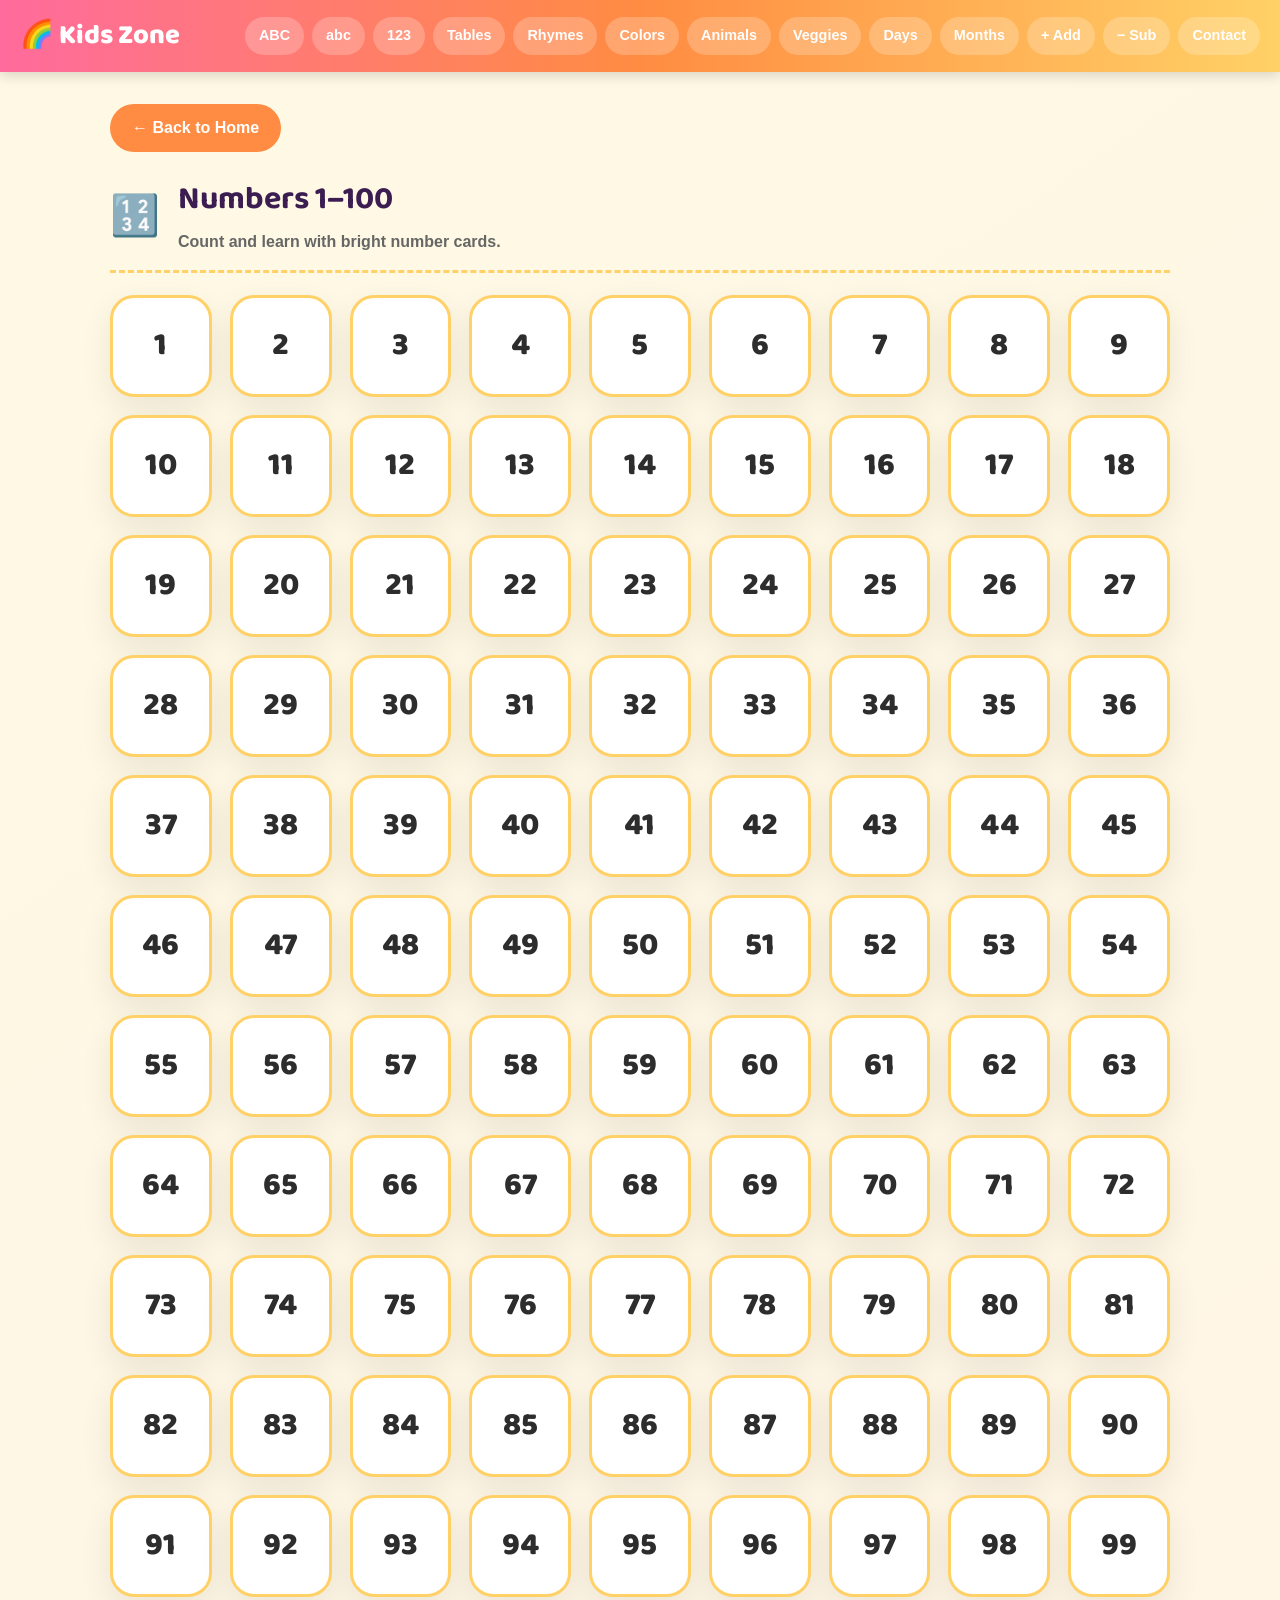
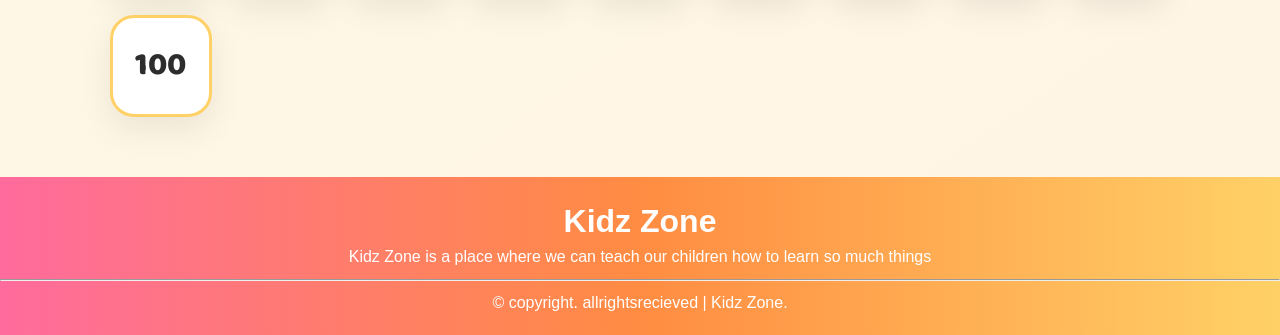
<file: numbers.html>
﻿<!DOCTYPE html>
<html lang="en">
<head>
  <meta charset="UTF-8">
  <meta name="viewport" content="width=device-width, initial-scale=1.0">
  <title>Kids Zone | Numbers</title>
  <link href="https://fonts.googleapis.com/css2?family=Baloo+2:wght@400;600;700;800&display=swap" rel="stylesheet">
  <link rel="stylesheet" href="styles.css">
</head>
<body>
<nav class="top-nav">
  <a href="index.html" class="logo">🌈 Kids Zone</a>
  <div class="page-links">
    <a href="abcupper.html">ABC</a>
    <a href="abclower.html">abc</a>
    <a href="numbers.html">123</a>
    <a href="tables.html">Tables</a>
    <a href="rhymes.html">Rhymes</a>
    <a href="colors.html">Colors</a>
    <a href="animals.html">Animals</a>
    <a href="vegetables.html">Veggies</a>
    <a href="days.html">Days</a>
    <a href="months.html">Months</a>
    <a href="addition.html">+ Add</a>
    <a href="subtraction.html">− Sub</a>
    <a href="contact.html">Contact</a>
  </div>
</nav>
<div class="container">
  <a href="index.html" class="back-btn">← Back to Home</a>
  <div class="section-header">
    <span class="icon-big">🔢</span>
    <div>
      <h2>Numbers 1–100</h2>
      <div class="subtitle">Count and learn with bright number cards.</div>
    </div>
  </div>
  <div class="number-grid">
    <div class="number-card">1</div>
    <div class="number-card">2</div>
    <div class="number-card">3</div>
    <div class="number-card">4</div>
    <div class="number-card">5</div>
    <div class="number-card">6</div>
    <div class="number-card">7</div>
    <div class="number-card">8</div>
    <div class="number-card">9</div>
    <div class="number-card">10</div>
    <div class="number-card">11</div>
    <div class="number-card">12</div>
    <div class="number-card">13</div>
    <div class="number-card">14</div>
    <div class="number-card">15</div>
    <div class="number-card">16</div>
    <div class="number-card">17</div>
    <div class="number-card">18</div>
    <div class="number-card">19</div>
    <div class="number-card">20</div>
    <div class="number-card">21</div>
    <div class="number-card">22</div>
    <div class="number-card">23</div>
    <div class="number-card">24</div>
    <div class="number-card">25</div>
    <div class="number-card">26</div>
    <div class="number-card">27</div>
    <div class="number-card">28</div>
    <div class="number-card">29</div>
    <div class="number-card">30</div>
    <div class="number-card">31</div>
    <div class="number-card">32</div>
    <div class="number-card">33</div>
    <div class="number-card">34</div>
    <div class="number-card">35</div>
    <div class="number-card">36</div>
    <div class="number-card">37</div>
    <div class="number-card">38</div>
    <div class="number-card">39</div>
    <div class="number-card">40</div>
    <div class="number-card">41</div>
    <div class="number-card">42</div>
    <div class="number-card">43</div>
    <div class="number-card">44</div>
    <div class="number-card">45</div>
    <div class="number-card">46</div>
    <div class="number-card">47</div>
    <div class="number-card">48</div>
    <div class="number-card">49</div>
    <div class="number-card">50</div>
    <div class="number-card">51</div>
    <div class="number-card">52</div>
    <div class="number-card">53</div>
    <div class="number-card">54</div>
    <div class="number-card">55</div>
    <div class="number-card">56</div>
    <div class="number-card">57</div>
    <div class="number-card">58</div>
    <div class="number-card">59</div>
    <div class="number-card">60</div>
    <div class="number-card">61</div>
    <div class="number-card">62</div>
    <div class="number-card">63</div>
    <div class="number-card">64</div>
    <div class="number-card">65</div>
    <div class="number-card">66</div>
    <div class="number-card">67</div>
    <div class="number-card">68</div>
    <div class="number-card">69</div>
    <div class="number-card">70</div>
    <div class="number-card">71</div>
    <div class="number-card">72</div>
    <div class="number-card">73</div>
    <div class="number-card">74</div>
    <div class="number-card">75</div>
    <div class="number-card">76</div>
    <div class="number-card">77</div>
    <div class="number-card">78</div>
    <div class="number-card">79</div>
    <div class="number-card">80</div>
    <div class="number-card">81</div>
    <div class="number-card">82</div>
    <div class="number-card">83</div>
    <div class="number-card">84</div>
    <div class="number-card">85</div>
    <div class="number-card">86</div>
    <div class="number-card">87</div>
    <div class="number-card">88</div>
    <div class="number-card">89</div>
    <div class="number-card">90</div>
    <div class="number-card">91</div>
    <div class="number-card">92</div>
    <div class="number-card">93</div>
    <div class="number-card">94</div>
    <div class="number-card">95</div>
    <div class="number-card">96</div>
    <div class="number-card">97</div>
    <div class="number-card">98</div>
    <div class="number-card">99</div>
    <div class="number-card">100</div>
  </div>
</div>
<footer>

    <div class="heading_main"><h1>Kidz Zone</h1></div>
    
    <p>Kidz Zone is a place where we can teach our children how to learn so much things</p>

    <hr class="hr">

    <div class="lower_footer">

      <p> ©️ copyright. allrightsrecieved | Kidz Zone.</p>

    </div>

  </footer>
<script src="script.js" defer></script>
</body>
</html>
</file>
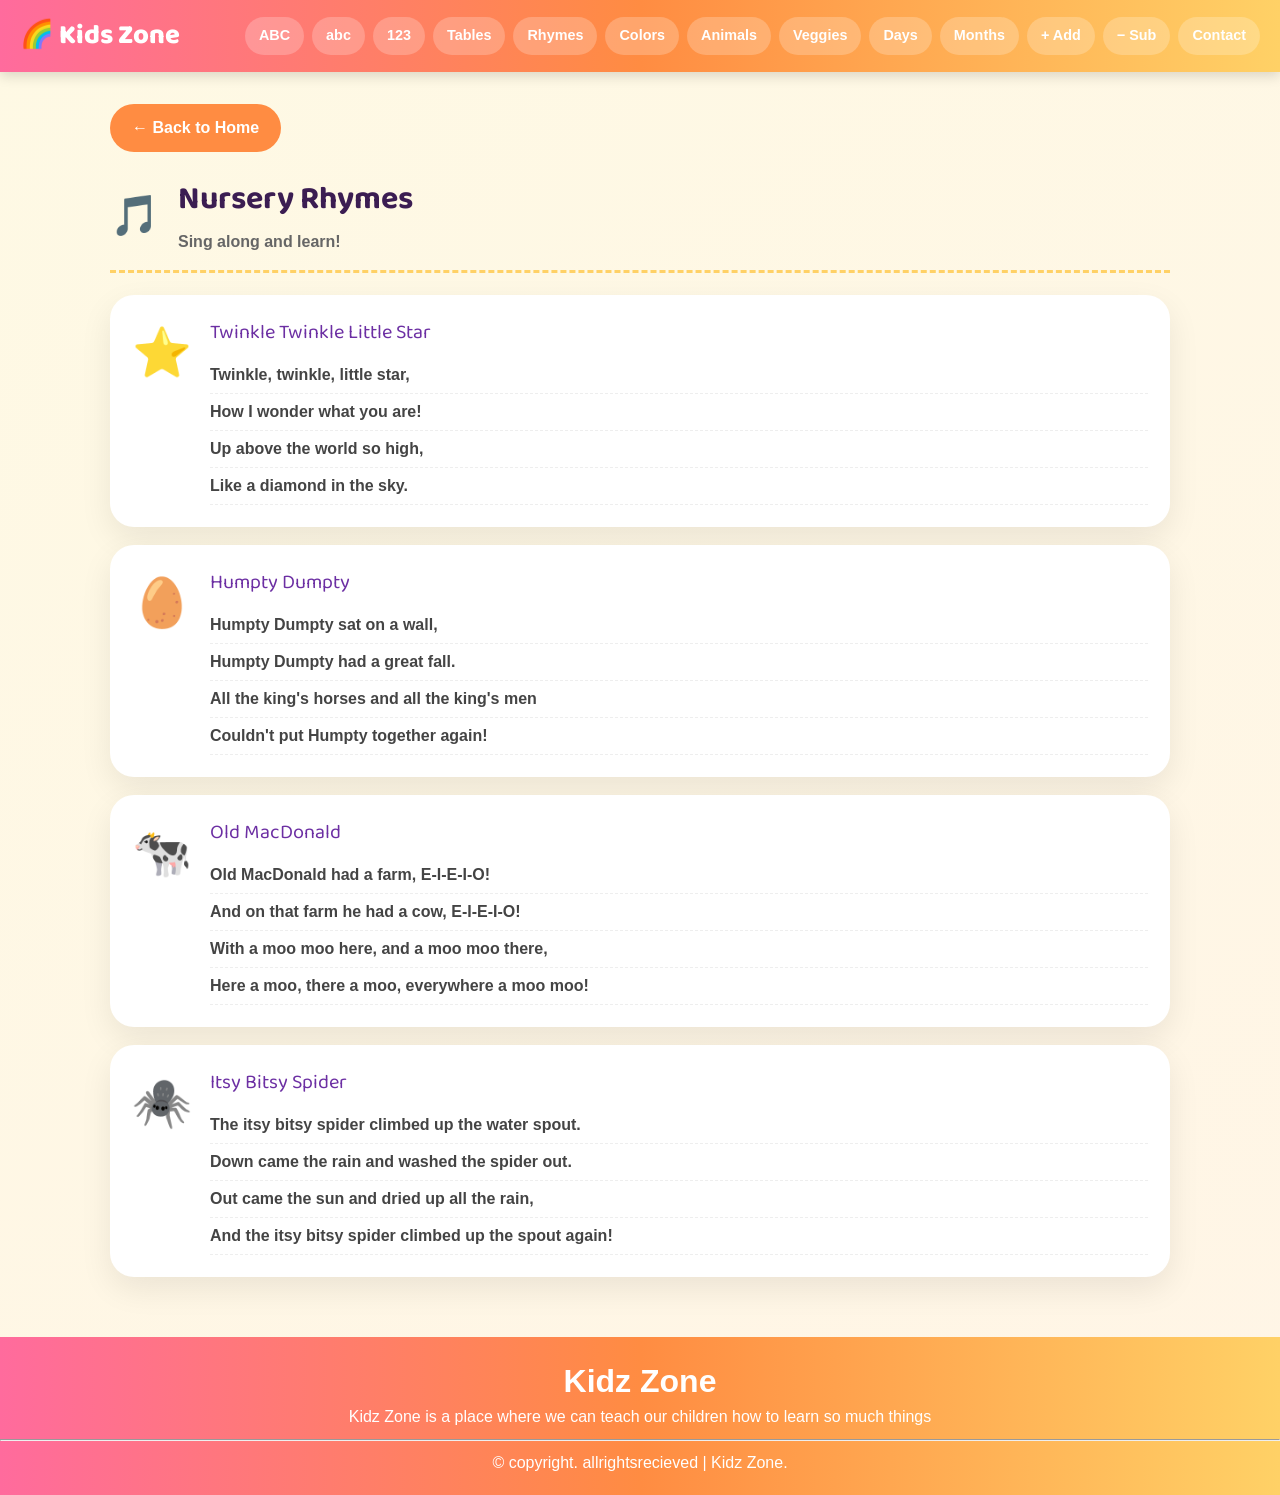
<file: rhymes.html>
﻿<!DOCTYPE html>
<html lang="en">
<head>
  <meta charset="UTF-8">
  <meta name="viewport" content="width=device-width, initial-scale=1.0">
  <title>Kids Zone | Rhymes</title>
  <link href="https://fonts.googleapis.com/css2?family=Baloo+2:wght@400;600;700;800&display=swap" rel="stylesheet">
  <link rel="stylesheet" href="styles.css">
</head>
<body>
<nav class="top-nav">
  <a href="index.html" class="logo">🌈 Kids Zone</a>
  <div class="page-links">
    <a href="abcupper.html">ABC</a>
    <a href="abclower.html">abc</a>
    <a href="numbers.html">123</a>
    <a href="tables.html">Tables</a>
    <a href="rhymes.html">Rhymes</a>
    <a href="colors.html">Colors</a>
    <a href="animals.html">Animals</a>
    <a href="vegetables.html">Veggies</a>
    <a href="days.html">Days</a>
    <a href="months.html">Months</a>
    <a href="addition.html">+ Add</a>
    <a href="subtraction.html">− Sub</a>
    <a href="contact.html">Contact</a>
  </div>
</nav>
<div class="container">
  <a href="index.html" class="back-btn">← Back to Home</a>
  <div class="section-header">
    <span class="icon-big">🎵</span>
    <div>
      <h2>Nursery Rhymes</h2>
      <div class="subtitle">Sing along and learn!</div>
    </div>
  </div>
  <div class="rhymes-list">
    <div class="rhyme-card">
      <div class="rhyme-icon">⭐</div>
      <div class="rhyme-content">
        <div class="rhyme-title">Twinkle Twinkle Little Star</div>
        <ul class="rhyme-lines">
          <li>Twinkle, twinkle, little star,</li>
          <li>How I wonder what you are!</li>
          <li>Up above the world so high,</li>
          <li>Like a diamond in the sky.</li>
        </ul>
      </div>
    </div>
    <div class="rhyme-card">
      <div class="rhyme-icon">🥚</div>
      <div class="rhyme-content">
        <div class="rhyme-title">Humpty Dumpty</div>
        <ul class="rhyme-lines">
          <li>Humpty Dumpty sat on a wall,</li>
          <li>Humpty Dumpty had a great fall.</li>
          <li>All the king's horses and all the king's men</li>
          <li>Couldn't put Humpty together again!</li>
        </ul>
      </div>
    </div>
    <div class="rhyme-card">
      <div class="rhyme-icon">🐄</div>
      <div class="rhyme-content">
        <div class="rhyme-title">Old MacDonald</div>
        <ul class="rhyme-lines">
          <li>Old MacDonald had a farm, E-I-E-I-O!</li>
          <li>And on that farm he had a cow, E-I-E-I-O!</li>
          <li>With a moo moo here, and a moo moo there,</li>
          <li>Here a moo, there a moo, everywhere a moo moo!</li>
        </ul>
      </div>
    </div>
    <div class="rhyme-card">
      <div class="rhyme-icon">🕷️</div>
      <div class="rhyme-content">
        <div class="rhyme-title">Itsy Bitsy Spider</div>
        <ul class="rhyme-lines">
          <li>The itsy bitsy spider climbed up the water spout.</li>
          <li>Down came the rain and washed the spider out.</li>
          <li>Out came the sun and dried up all the rain,</li>
          <li>And the itsy bitsy spider climbed up the spout again!</li>
        </ul>
      </div>
    </div>
  </div>
</div>
<footer>

    <div class="heading_main"><h1>Kidz Zone</h1></div>
    
    <p>Kidz Zone is a place where we can teach our children how to learn so much things</p>

    <hr class="hr">

    <div class="lower_footer">

      <p> ©️ copyright. allrightsrecieved | Kidz Zone.</p>

    </div>

  </footer>
<script src="script.js" defer></script>
</body>
</html>
</file>
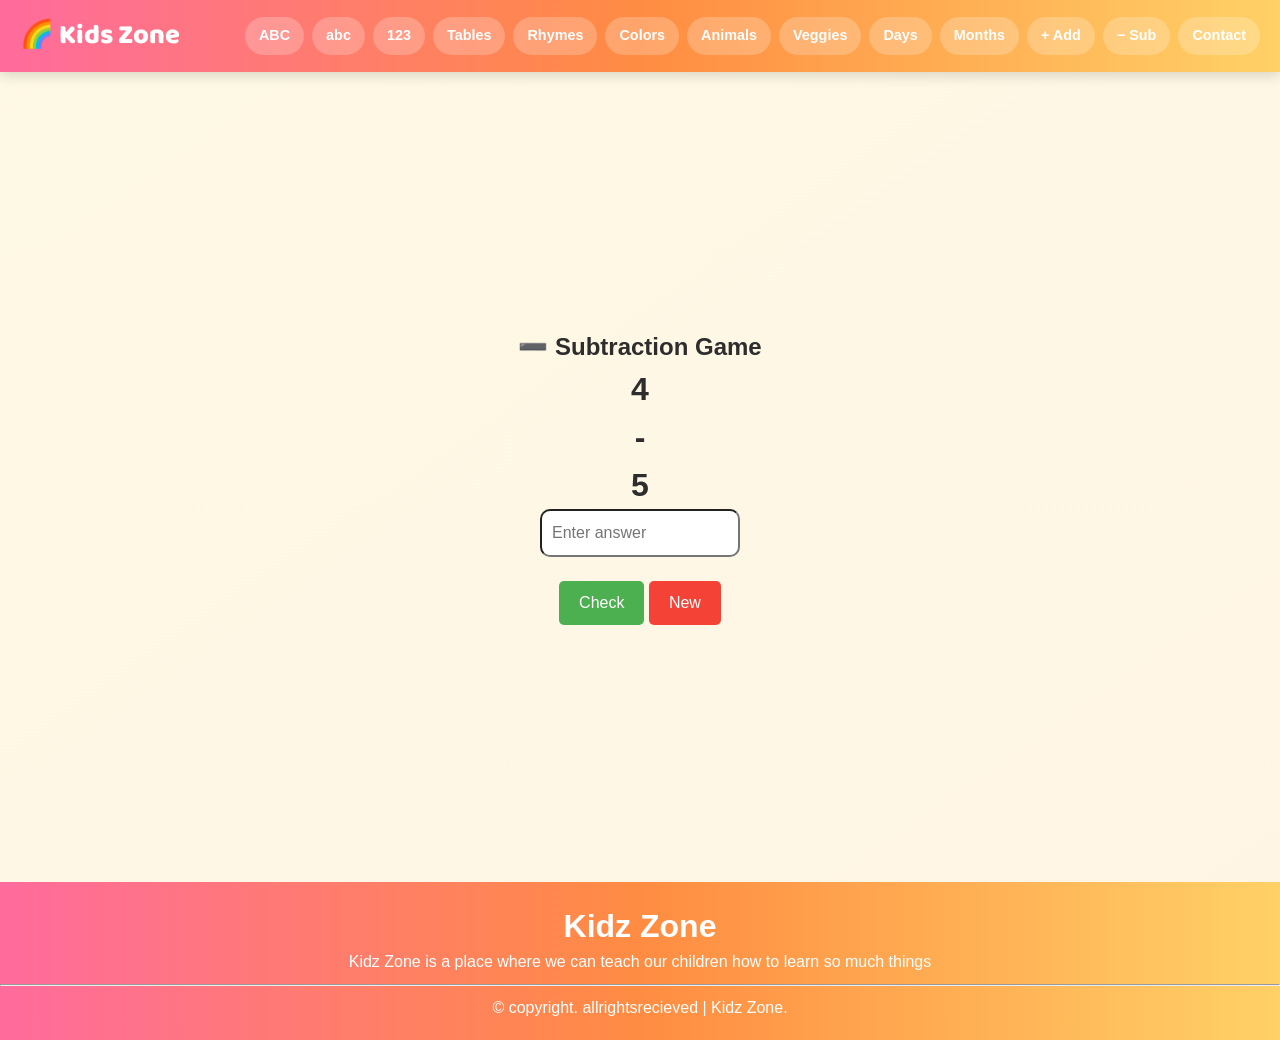
<file: subtraction.html>
﻿<!DOCTYPE html>
<html lang="en">

<head>
  <meta charset="UTF-8">
  <meta name="viewport" content="width=device-width, initial-scale=1.0">
  <title>Kids Zone | Subtraction</title>
  <link href="https://fonts.googleapis.com/css2?family=Baloo+2:wght@400;600;700;800&display=swap" rel="stylesheet">
  <link rel="stylesheet" href="styles.css">
</head>

<body>
  <nav class="top-nav">
    <a href="index.html" class="logo">🌈 Kids Zone</a>
    <div class="page-links">
      <a href="abcupper.html">ABC</a>
      <a href="abclower.html">abc</a>
      <a href="numbers.html">123</a>
      <a href="tables.html">Tables</a>
      <a href="rhymes.html">Rhymes</a>
      <a href="colors.html">Colors</a>
      <a href="animals.html">Animals</a>
      <a href="vegetables.html">Veggies</a>
      <a href="days.html">Days</a>
      <a href="months.html">Months</a>
      <a href="addition.html">+ Add</a>
      <a href="subtraction.html">− Sub</a>
      <a href="contact.html">Contact</a>
    </div>
  </nav>
  <div class="main_container_sub">

    <div class="inner_cont_sub">

      <h2>➖ Subtraction Game</h2>

      <div class="number">

        <h1 id="n1">0</h1>
        <h1>-</h1>
        <h1 id="n2">0</h1>

      </div>

      <input type="number" style="width: 200px; border-radius: 10px; padding: 10px;" id="ans" placeholder="Enter answer">
      <br><br>

      <button onclick="check()" style="background: #4CAF50; color: white; border: none; padding: 10px 20px; border-radius: 5px; cursor: pointer;">Check</button>
      <button onclick="newQ()" style="background: #f44336; color: white; border: none; padding: 10px 20px; border-radius: 5px; cursor: pointer;">New</button>

      <p id="msg"></p>

    </div>

  </div>

  <script>
    let a, b;

    function newQ() {
      a = Math.floor(Math.random() * 20) - 1;
      b = Math.floor(Math.random() * 20) - 1;

      document.getElementById("n1").innerText = a;
      document.getElementById("n2").innerText = b;
      document.getElementById("ans").value = "";
      document.getElementById("msg").innerText = "";
    }

    function check() {
      let user = Number(document.getElementById("ans").value);

      if (user === a - b) {
        document.getElementById("msg").innerText = "Correct 🎉";
      } else {
        document.getElementById("msg").innerText = "Wrong ❌ Answer ";
      }
    }

    newQ();
  </script>

  <footer>

    <div class="heading_main">
      <h1>Kidz Zone</h1>
    </div>

    <p>Kidz Zone is a place where we can teach our children how to learn so much things</p>

    <hr class="hr">

    <div class="lower_footer">

      <p> ©️ copyright. allrightsrecieved | Kidz Zone.</p>

    </div>

  </footer>
  <script src="script.js" defer></script>
</body>

</html>
</file>
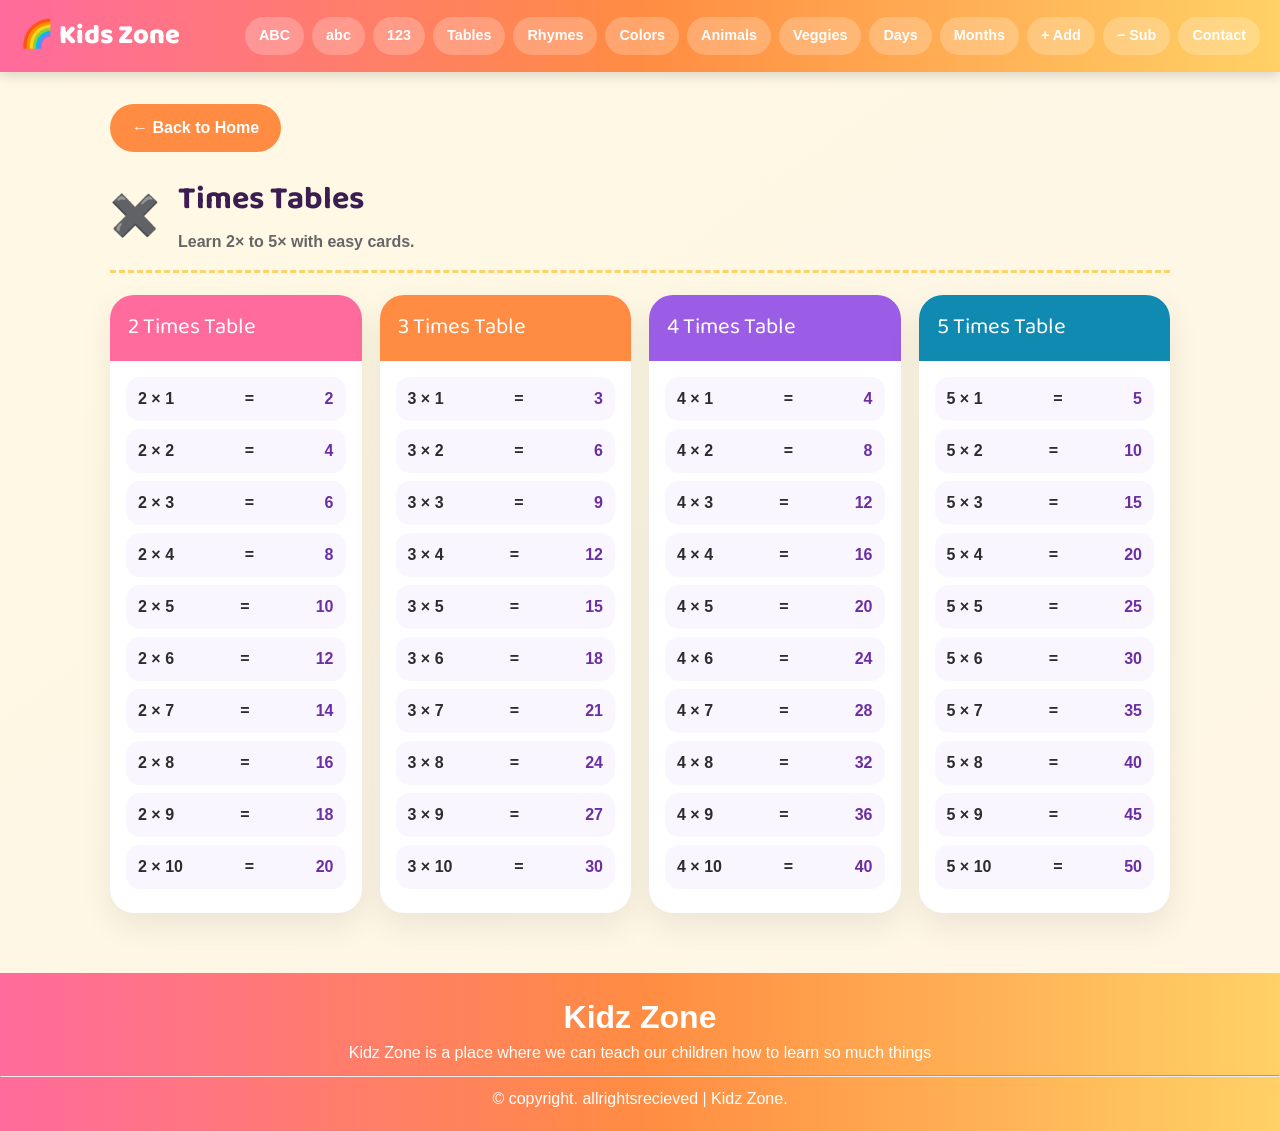
<file: tables.html>
﻿<!DOCTYPE html>
<html lang="en">

<head>
  <meta charset="UTF-8">
  <meta name="viewport" content="width=device-width, initial-scale=1.0">
  <title>Kids Zone | Times Tables</title>
  <link href="https://fonts.googleapis.com/css2?family=Baloo+2:wght@400;600;700;800&display=swap" rel="stylesheet">
  <link rel="stylesheet" href="styles.css">
</head>

<body>
  <nav class="top-nav">
    <a href="index.html" class="logo">🌈 Kids Zone</a>
    <div class="page-links">
      <a href="abcupper.html">ABC</a>
      <a href="abclower.html">abc</a>
      <a href="numbers.html">123</a>
      <a href="tables.html">Tables</a>
      <a href="rhymes.html">Rhymes</a>
      <a href="colors.html">Colors</a>
      <a href="animals.html">Animals</a>
      <a href="vegetables.html">Veggies</a>
      <a href="days.html">Days</a>
      <a href="months.html">Months</a>
      <a href="addition.html">+ Add</a>
      <a href="subtraction.html">− Sub</a>
      <a href="contact.html">Contact</a>
    </div>
  </nav>
  <div class="container">
    <a href="index.html" class="back-btn">← Back to Home</a>
    <div class="section-header">
      <span class="icon-big">✖️</span>
      <div>
        <h2>Times Tables</h2>
        <div class="subtitle">Learn 2× to 5× with easy cards.</div>
      </div>
    </div>
    <div class="tables-grid">
      <div class="table-block">
        <div class="table-header" style="background:#ff6b9d;">2 Times Table</div>
        <div class="table-rows">
          <div class="table-row"><span>2 × 1</span><span>=</span><span class="eq">2</span></div>
          <div class="table-row"><span>2 × 2</span><span>=</span><span class="eq">4</span></div>
          <div class="table-row"><span>2 × 3</span><span>=</span><span class="eq">6</span></div>
          <div class="table-row"><span>2 × 4</span><span>=</span><span class="eq">8</span></div>
          <div class="table-row"><span>2 × 5</span><span>=</span><span class="eq">10</span></div>
          <div class="table-row"><span>2 × 6</span><span>=</span><span class="eq">12</span></div>
          <div class="table-row"><span>2 × 7</span><span>=</span><span class="eq">14</span></div>
          <div class="table-row"><span>2 × 8</span><span>=</span><span class="eq">16</span></div>
          <div class="table-row"><span>2 × 9</span><span>=</span><span class="eq">18</span></div>
          <div class="table-row"><span>2 × 10</span><span>=</span><span class="eq">20</span></div>
        </div>
      </div>
      <div class="table-block">
        <div class="table-header" style="background:#ff8c42;">3 Times Table</div>
        <div class="table-rows">
          <div class="table-row"><span>3 × 1</span><span>=</span><span class="eq">3</span></div>
          <div class="table-row"><span>3 × 2</span><span>=</span><span class="eq">6</span></div>
          <div class="table-row"><span>3 × 3</span><span>=</span><span class="eq">9</span></div>
          <div class="table-row"><span>3 × 4</span><span>=</span><span class="eq">12</span></div>
          <div class="table-row"><span>3 × 5</span><span>=</span><span class="eq">15</span></div>
          <div class="table-row"><span>3 × 6</span><span>=</span><span class="eq">18</span></div>
          <div class="table-row"><span>3 × 7</span><span>=</span><span class="eq">21</span></div>
          <div class="table-row"><span>3 × 8</span><span>=</span><span class="eq">24</span></div>
          <div class="table-row"><span>3 × 9</span><span>=</span><span class="eq">27</span></div>
          <div class="table-row"><span>3 × 10</span><span>=</span><span class="eq">30</span></div>
        </div>
      </div>
      <div class="table-block">
        <div class="table-header" style="background:#9b5de5;">4 Times Table</div>
        <div class="table-rows">
          <div class="table-row"><span>4 × 1</span><span>=</span><span class="eq">4</span></div>
          <div class="table-row"><span>4 × 2</span><span>=</span><span class="eq">8</span></div>
          <div class="table-row"><span>4 × 3</span><span>=</span><span class="eq">12</span></div>
          <div class="table-row"><span>4 × 4</span><span>=</span><span class="eq">16</span></div>
          <div class="table-row"><span>4 × 5</span><span>=</span><span class="eq">20</span></div>
          <div class="table-row"><span>4 × 6</span><span>=</span><span class="eq">24</span></div>
          <div class="table-row"><span>4 × 7</span><span>=</span><span class="eq">28</span></div>
          <div class="table-row"><span>4 × 8</span><span>=</span><span class="eq">32</span></div>
          <div class="table-row"><span>4 × 9</span><span>=</span><span class="eq">36</span></div>
          <div class="table-row"><span>4 × 10</span><span>=</span><span class="eq">40</span></div>
        </div>
      </div>
      <div class="table-block">
        <div class="table-header" style="background:#118ab2;">5 Times Table</div>
        <div class="table-rows">
          <div class="table-row"><span>5 × 1</span><span>=</span><span class="eq">5</span></div>
          <div class="table-row"><span>5 × 2</span><span>=</span><span class="eq">10</span></div>
          <div class="table-row"><span>5 × 3</span><span>=</span><span class="eq">15</span></div>
          <div class="table-row"><span>5 × 4</span><span>=</span><span class="eq">20</span></div>
          <div class="table-row"><span>5 × 5</span><span>=</span><span class="eq">25</span></div>
          <div class="table-row"><span>5 × 6</span><span>=</span><span class="eq">30</span></div>
          <div class="table-row"><span>5 × 7</span><span>=</span><span class="eq">35</span></div>
          <div class="table-row"><span>5 × 8</span><span>=</span><span class="eq">40</span></div>
          <div class="table-row"><span>5 × 9</span><span>=</span><span class="eq">45</span></div>
          <div class="table-row"><span>5 × 10</span><span>=</span><span class="eq">50</span></div>
        </div>
      </div>
    </div>
  </div>
  <footer>

    <div class="heading_main"><h1>Kidz Zone</h1></div>
    
    <p>Kidz Zone is a place where we can teach our children how to learn so much things</p>

    <hr class="hr">

    <div class="lower_footer">

      <p> ©️ copyright. allrightsrecieved | Kidz Zone.</p>

    </div>

  </footer>
  <script src="script.js" defer></script>
</body>

</html>
</file>
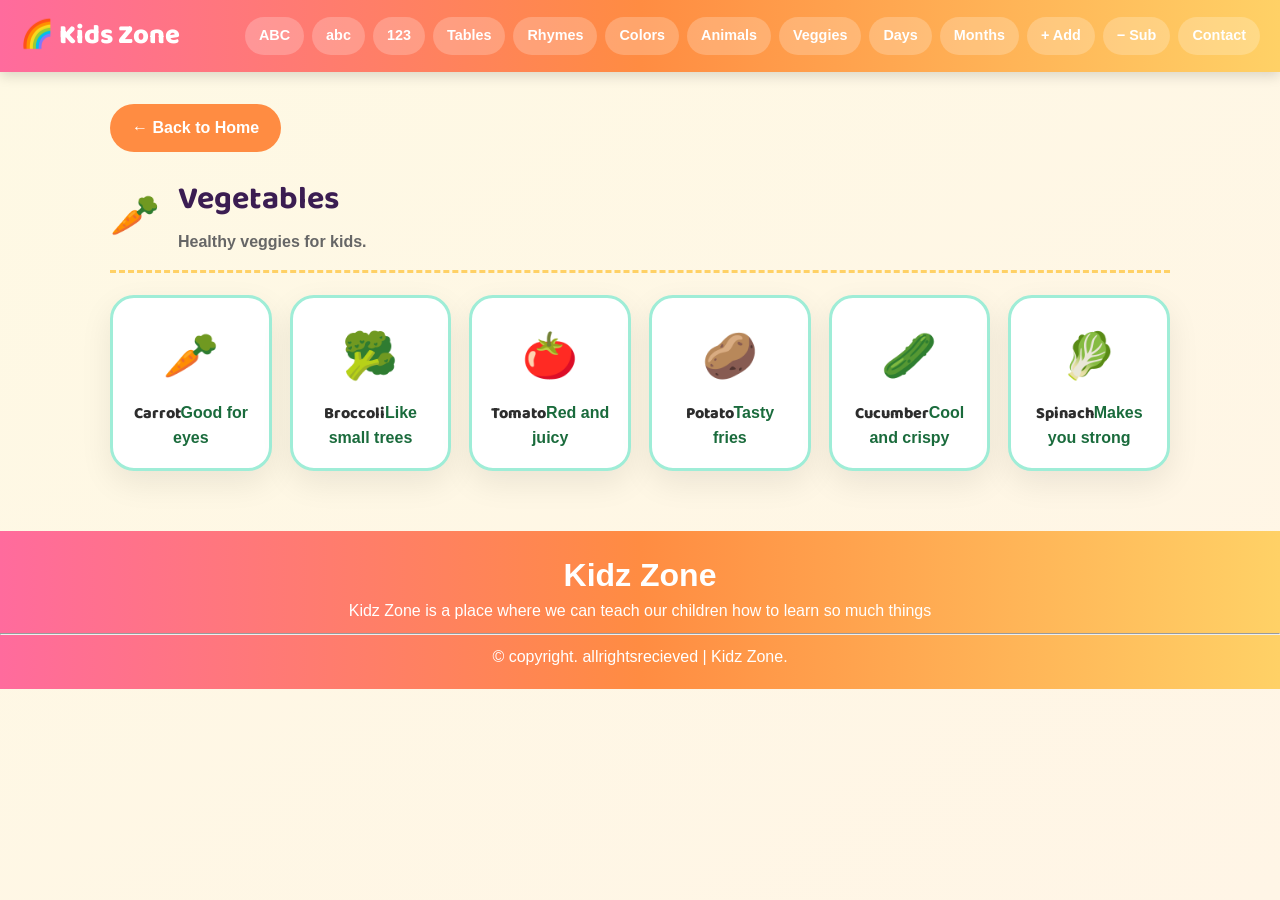
<file: vegetables.html>
﻿<!DOCTYPE html>
<html lang="en">
<head>
  <meta charset="UTF-8">
  <meta name="viewport" content="width=device-width, initial-scale=1.0">
  <title>Kids Zone | Vegetables</title>
  <link href="https://fonts.googleapis.com/css2?family=Baloo+2:wght@400;600;700;800&display=swap" rel="stylesheet">
  <link rel="stylesheet" href="styles.css">
</head>
<body>
<nav class="top-nav">
  <a href="index.html" class="logo">🌈 Kids Zone</a>
  <div class="page-links">
    <a href="abcupper.html">ABC</a>
    <a href="abclower.html">abc</a>
    <a href="numbers.html">123</a>
    <a href="tables.html">Tables</a>
    <a href="rhymes.html">Rhymes</a>
    <a href="colors.html">Colors</a>
    <a href="animals.html">Animals</a>
    <a href="vegetables.html">Veggies</a>
    <a href="days.html">Days</a>
    <a href="months.html">Months</a>
    <a href="addition.html">+ Add</a>
    <a href="subtraction.html">− Sub</a>
    <a href="contact.html">Contact</a>
  </div>
</nav>
<div class="container">
  <a href="index.html" class="back-btn">← Back to Home</a>
  <div class="section-header">
    <span class="icon-big">🥕</span>
    <div>
      <h2>Vegetables</h2>
      <div class="subtitle">Healthy veggies for kids.</div>
    </div>
  </div>
  <div class="veg-grid">
    <div class="veg-card"><span class="veg-icon">🥕</span><span class="veg-name">Carrot</span><span class="veg-fact">Good for eyes</span></div>
    <div class="veg-card"><span class="veg-icon">🥦</span><span class="veg-name">Broccoli</span><span class="veg-fact">Like small trees</span></div>
    <div class="veg-card"><span class="veg-icon">🍅</span><span class="veg-name">Tomato</span><span class="veg-fact">Red and juicy</span></div>
    <div class="veg-card"><span class="veg-icon">🥔</span><span class="veg-name">Potato</span><span class="veg-fact">Tasty fries</span></div>
    <div class="veg-card"><span class="veg-icon">🥒</span><span class="veg-name">Cucumber</span><span class="veg-fact">Cool and crispy</span></div>
    <div class="veg-card"><span class="veg-icon">🥬</span><span class="veg-name">Spinach</span><span class="veg-fact">Makes you strong</span></div>
  </div>
</div>
<footer>

    <div class="heading_main"><h1>Kidz Zone</h1></div>
    
    <p>Kidz Zone is a place where we can teach our children how to learn so much things</p>

    <hr class="hr">

    <div class="lower_footer">

      <p> ©️ copyright. allrightsrecieved | Kidz Zone.</p>

    </div>

  </footer>
<script src="script.js" defer></script>
</body>
</html>
</file>
<file: styles.css>
﻿:root {
    --pink: #ff6b9d;
    --orange: #ff8c42;
    --yellow: #ffd166;
    --green: #06d6a0;
    --blue: #118ab2;
    --purple: #9b5de5;
    --red: #ef233c;
    --bg: #fef9e4;
    --text: #2d2d2d;
    --card-radius: 24px;
    --nav-h: 72px;
}

* {
    margin: 0;
    padding: 0;
    box-sizing: border-box;
}

body {
    font-family: 'Segoe UI', 'Tahoma', sans-serif;
    background: linear-gradient(145deg, #fef9e4 0%, #fff5e6 100%);
    color: var(--text);
    min-height: 100vh;
    line-height: 1.5;
}

a {
    color: inherit;
}

button,
input,
textarea {
    font: inherit;
}

.top-nav {
    background: linear-gradient(90deg, #ff6b9d, #ff8c42, #ffd166);
    padding: 0 20px;
    height: var(--nav-h);
    display: flex;
    align-items: center;
    justify-content: space-between;
    position: sticky;
    top: 0;
    z-index: 100;
    box-shadow: 0 4px 12px rgba(0, 0, 0, .14);
}

.logo {
    font-family: 'Baloo 2', cursive;
    font-size: 1.7rem;
    font-weight: 800;
    color: #fff;
    text-decoration: none;
}

.page-links {
    display: flex;
    flex-wrap: wrap;
    gap: 8px;
    justify-content: flex-end;
}

.page-links a {
    background: rgba(255, 255, 255, .22);
    color: white;
    padding: 8px 14px;
    border-radius: 999px;
    text-decoration: none;
    font-size: .9rem;
    font-weight: 700;
}

.page-links a:hover {
    background: rgba(255, 255, 255, .38);
}

.hero {
    max-width: 1100px;
    margin: 24px auto 0;
    background: linear-gradient(135deg, #ffdde1 0%, #ffb8c6 50%, #ffc3a0 100%);
    border-radius: 32px;
    padding: 48px 24px 38px;
    text-align: center;
    position: relative;
    overflow: hidden;
    box-shadow: 0 18px 40px rgba(0, 0, 0, .08);
}

.hero h1 {
    font-family: 'Baloo 2', cursive;
    font-size: clamp(2.3rem, 5vw, 4rem);
    color: #3b1d52;
    margin-bottom: 14px;
}

.hero p {
    font-size: 1.1rem;
    color: #5c2b57;
    font-weight: 700;
}

.hero .habits {
    display: flex;
    justify-content: center;
    flex-wrap: wrap;
    gap: 12px;
    margin-top: 24px;
}

.habit-pill {
    background: #fff;
    border-radius: 100px;
    cursor: pointer;
    padding: 12px 18px;
    display: inline-flex;
    align-items: center;
    gap: 10px;
    font-weight: 700;
    color: #5a2d7a;
    box-shadow: 0 8px 20px rgba(0, 0, 0, .08);
}

.container {
    max-width: 1100px;
    margin: 0 auto;
    padding: 32px 20px 60px;
}

.section-header {
    display: flex;
    align-items: center;
    gap: 18px;
    margin-bottom: 22px;
    padding-bottom: 16px;
    border-bottom: 3px dashed var(--yellow);
}

.section-header .icon-big {
    font-size: 2.5rem;
}

.section-header h2 {
    font-family: 'Baloo 2', cursive;
    font-size: 2rem;
    color: #3b1d52;
    margin-bottom: 6px;
}

.section-header .subtitle {
    color: #666;
    font-weight: 600;
}

.topic-grid,
.letter-grid,
.number-grid,
.tables-grid,
.colors-grid,
.animals-grid,
.veg-grid,
.days-list,
.months-grid,
.math-grid,
.rhymes-list {
    display: grid;
    gap: 18px;
}

.topic-grid {
    grid-template-columns: repeat(auto-fit, minmax(180px, 1fr));
}

.review-grid {
    display: grid;
    gap: 20px;
    grid-template-columns: repeat(auto-fit, minmax(240px, 1fr));
    margin-top: 18px;
}

.active-counter {
    display: grid;
    gap: 20px;
    margin-top: 18px;
}

.counter-grid {
    display: grid;
    gap: 18px;
    grid-template-columns: repeat(auto-fit, minmax(160px, 1fr));
}

.counter-card {
    background: white;
    border-radius: 28px;
    padding: 24px;
    box-shadow: 0 14px 30px rgba(0, 0, 0, .08);
}

.counter-card.main-counter {
    background: linear-gradient(135deg, #ffd166 0%, #ff8c42 100%);
    color: #3b1d52;
}

.counter-value {
    font-family: 'Baloo 2', cursive;
    font-size: clamp(2rem, 4vw, 3.2rem);
    font-weight: 800;
    margin-bottom: 10px;
}

.counter-label {
    font-weight: 700;
    margin-bottom: 12px;
    color: #4a3a6b;
}

.counter-card p {
    color: #4d3b66;
    line-height: 1.6;
}

.review-card {
    background: white;
    border-radius: 28px;
    padding: 28px 22px;
    box-shadow: 0 14px 30px rgba(0, 0, 0, .08);
}

.review-stars {
    color: #ff8c42;
    font-size: 1.1rem;
    margin-bottom: 12px;
}

.review-card p {
    color: #4a4a4a;
    line-height: 1.7;
    margin-bottom: 14px;
}

.review-author {
    color: #6a4b8a;
    font-weight: 700;
}

.topic-card {
    background: white;
    border-radius: 28px;
    padding: 28px 20px;
    text-align: center;
    text-decoration: none;
    color: var(--text);
    box-shadow: 0 12px 30px rgba(0, 0, 0, .08);
    transition: transform .2s, box-shadow .2s;
}

.topic-card:hover {
    transform: translateY(-4px);
}

.t-icon {
    font-size: 2.5rem;
    display: block;
    margin-bottom: 12px;
}

.t-name {
    font-family: 'Baloo 2', cursive;
    font-size: 1.05rem;
    font-weight: 700;
}

.letter-grid {
    grid-template-columns: repeat(auto-fit, minmax(110px, 1fr));
}

.letter-card,
.number-card,
.table-block,
.rhyme-card,
.color-card,
.animal-card,
.veg-card,
.day-card,
.month-card,
.math-card {
    background: white;
    border-radius: 24px;
    cursor: pointer;
    transition: 0.3s ease-in-out;
    box-shadow: 0 12px 32px rgba(0, 0, 0, .08);
}

/* .letter-card:hover, */
/* .number-card:hover,
.table-block:hover,
.rhyme-card:hover,
.color-card:hover,
.animal-card:hover,
.day-card:hover,*/
.month-card:hover {}

.veg-card:hover {
    transform: scale(1.03);
    box-shadow: -8px 15px 20px #9fedd7;
}

.letter-card {
    padding: 18px 12px 16px;
    border: 3px solid var(--yellow);
    text-align: center;
}

.big-letter {
    font-family: 'Baloo 2', cursive;
    font-size: 3rem;
    font-weight: 800;
    display: block;
    margin-bottom: 10px;
}

.word-icon {
    font-size: 1.5rem;
    display: block;
    margin-bottom: 8px;
}

.word {
    font-size: .9rem;
    color: #666;
    font-weight: 700;
}

.number-grid {
    grid-template-columns: repeat(auto-fit, minmax(90px, 1fr));
}

.number-card {
    padding: 24px 14px;
    text-align: center;
    font-family: 'Baloo 2', cursive;
    font-size: 2rem;
    font-weight: 800;
    border: 3px solid #ffd166;
}

.number-card .dots {
    display: flex;
    flex-wrap: wrap;
    justify-content: center;
    gap: 4px;
    margin-top: 10px;
}

.dot {
    width: 10px;
    height: 10px;
    border-radius: 50%;
    background: #ff8c42;
}

.tables-grid {
    grid-template-columns: repeat(auto-fit, minmax(220px, 1fr));
}

.table-block {
    overflow: hidden;
    cursor: pointer;
    transition: transform .2s, box-shadow .2s;
}

.table-block:hover {
    transform: translateY(-4px);
    box-shadow: 0 16px 40px rgba(0, 0, 0, .12);
}

.table-header {
    padding: 16px 18px;
    font-family: 'Baloo 2', cursive;
    color: white;
    font-size: 1.4rem;
}

.table-rows {
    padding: 16px;
}

.table-row {
    display: flex;
    justify-content: space-between;
    gap: 8px;
    margin-bottom: 8px;
    padding: 10px 12px;
    border-radius: 14px;
    background: #f9f6ff;
    font-weight: 700;
}

.eq {
    color: #6c2fa3;
}

.rhymes-list {
    grid-template-columns: 1fr;
}

.rhyme-card {
    padding: 22px;
    display: flex;
    gap: 18px;
    flex-wrap: wrap;
}

.rhyme-icon {
    font-size: 3rem;
}

.rhyme-content {
    flex: 1;
    min-width: 220px;
}

.rhyme-title {
    font-family: 'Baloo 2', cursive;
    color: #6c2fa3;
    font-size: 1.25rem;
    margin-bottom: 10px;
}

.rhyme-lines {
    list-style: none;
    padding: 0;
}

.rhyme-lines li {
    padding: 6px 0;
    font-weight: 600;
    color: #444;
    border-bottom: 1px dashed #eee;
}

.colors-grid {
    grid-template-columns: repeat(auto-fit, minmax(160px, 1fr));
}

.color-card {
    overflow: hidden;
}

.color-swatch {
    height: 110px;
}

.color-label {
    text-align: center;
    padding: 14px;
    font-family: 'Baloo 2', cursive;
    font-size: 1.1rem;
    font-weight: 700;
}

.animals-grid {
    grid-template-columns: repeat(auto-fit, minmax(150px, 1fr));
}

.animal-card {
    padding: 24px 18px 18px;
    text-align: center;
    border-bottom: 5px solid var(--orange);
}

.animal-icon {
    display: block;
    font-size: 2.8rem;
    margin-bottom: 12px;
}

.animal-name {
    font-family: 'Baloo 2', cursive;
    font-size: 1rem;
    font-weight: 800;
    margin-bottom: 6px;
}

.animal-sound {
    color: #777;
    font-weight: 700;
}

.veg-grid {
    grid-template-columns: repeat(auto-fit, minmax(160px, 1fr));
}

.veg-card {
    padding: 24px 18px 18px;
    text-align: center;
    border: 3px solid #9fedd7;
}

.veg-icon {
    display: block;
    font-size: 2.8rem;
    margin-bottom: 12px;
}

.veg-name {
    font-family: 'Baloo 2', cursive;
    font-size: 1rem;
    font-weight: 800;
    margin-bottom: 6px;
}

.veg-fact {
    color: #1a6b3c;
    font-weight: 700;
}

.days-list {
    grid-template-columns: 1fr;
}

.day-card {
    display: flex;
    gap: 18px;
    align-items: center;
    flex-wrap: wrap;
    padding: 22px;
}

.day-number {
    font-family: 'Baloo 2', cursive;
    font-size: 2rem;
    font-weight: 800;
    min-width: 50px;
}

.day-name {
    font-family: 'Baloo 2', cursive;
    font-size: 1.5rem;
    font-weight: 800;
    flex: 1;
}

.day-desc {
    color: #666;
    flex: 2;
}

.months-grid {
    grid-template-columns: repeat(auto-fit, minmax(190px, 1fr));
}

.month-card {
    overflow: hidden;
}

.month-header {
    padding: 14px 18px;
    color: #fff;
    display: flex;
    align-items: center;
    gap: 10px;
}

.month-num {
    font-family: 'Baloo 2', cursive;
    font-size: 1.8rem;
    opacity: .75;
}

.month-name {
    font-family: 'Baloo 2', cursive;
    font-size: 1.15rem;
    font-weight: 800;
}

.month-body {
    padding: 14px 18px;
    color: #444;
}

.math-grid {
    grid-template-columns: repeat(auto-fit, minmax(220px, 1fr));
}

.math-card {
    padding: 24px;
    text-align: center;
}

.math-eq {
    display: flex;
    justify-content: center;
    align-items: center;
    gap: 12px;
    font-size: 1.7rem;
    font-family: 'Baloo 2', cursive;
}

.math-op {
    color: #ff8c42;
}

.math-num,
.math-ans {
    background: #fff0f5;
    border-radius: 14px;
    padding: 10px 16px;
    min-width: 60px;
}

.math-game {
    background: white;
    border-radius: 28px;
    padding: 32px 24px;
    margin-bottom: 32px;
    box-shadow: 0 14px 30px rgba(0, 0, 0, .08);
    text-align: center;
}

.game-inputs {
    display: flex;
    justify-content: center;
    align-items: center;
    gap: 16px;
    margin-bottom: 20px;
    flex-wrap: wrap;
}

.math-input {
    width: 120px;
    padding: 12px 16px;
    border: 3px solid #ff8c42;
    border-radius: 14px;
    font-size: 1.2rem;
    font-family: 'Baloo 2', cursive;
    text-align: center;
    background: #fff8f5;
}

.math-input:focus {
    outline: none;
    border-color: #e67635;
    background: white;
}

.calculate-btn {
    background: linear-gradient(135deg, #ff8c42 0%, #ff6b9d 100%);
    color: white;
    border: none;
    border-radius: 999px;
    padding: 12px 24px;
    font-size: 1.1rem;
    font-weight: 800;
    font-family: 'Baloo 2', cursive;
    cursor: pointer;
    transition: transform .2s, box-shadow .2s;
}

.calculate-btn:hover {
    transform: translateY(-2px);
    box-shadow: 0 8px 20px rgba(255, 140, 66, .3);
}

.clear-btn {
    background: linear-gradient(135deg, #9b5de5 0%, #118ab2 100%);
    color: white;
    border: none;
    border-radius: 999px;
    padding: 12px 24px;
    font-size: 1.1rem;
    font-weight: 800;
    font-family: 'Baloo 2', cursive;
    cursor: pointer;
    transition: transform .2s, box-shadow .2s;
}

.clear-btn:hover {
    transform: translateY(-2px);
    box-shadow: 0 8px 20px rgba(155, 93, 229, .3);
}

.game-result {
    font-size: 2rem;
    font-family: 'Baloo 2', cursive;
    font-weight: 800;
    color: #3b1d52;
    min-height: 40px;
    display: flex;
    align-items: center;
    justify-content: center;
}

.contact-content {
    display: grid;
    gap: 32px;
    grid-template-columns: 1fr;
}

.contact-info {
    display: grid;
    gap: 20px;
    grid-template-columns: repeat(auto-fit, minmax(250px, 1fr));
}

.info-card {
    background: white;
    border-radius: 24px;
    padding: 24px;
    text-align: center;
    box-shadow: 0 12px 30px rgba(0, 0, 0, .08);
}

.info-card h3 {
    font-family: 'Baloo 2', cursive;
    color: #3b1d52;
    font-size: 1.3rem;
    margin-bottom: 12px;
}

.info-card p {
    color: #4a4a4a;
    line-height: 1.6;
}

.contact-form {
    background: white;
    border-radius: 24px;
    padding: 32px;
    box-shadow: 0 12px 30px rgba(0, 0, 0, .08);
}

.contact-form h3 {
    font-family: 'Baloo 2', cursive;
    color: #3b1d52;
    font-size: 1.8rem;
    text-align: center;
    margin-bottom: 24px;
}

.form-group {
    margin-bottom: 20px;
}

.form-group label {
    display: block;
    font-weight: 700;
    color: #4a4a4a;
    margin-bottom: 8px;
    font-size: 1rem;
}

.form-group input,
.form-group select,
.form-group textarea {
    width: 100%;
    padding: 12px 16px;
    border: 3px solid #ff8c42;
    border-radius: 14px;
    font-size: 1rem;
    font-family: 'Segoe UI', sans-serif;
    background: #fff8f5;
}

.form-group input:focus,
.form-group select:focus,
.form-group textarea:focus {
    outline: none;
    border-color: #e67635;
    background: white;
}

.form-group textarea {
    resize: vertical;
    min-height: 100px;
}

.submit-btn {
    background: linear-gradient(135deg, #ff8c42 0%, #ff6b9d 100%);
    color: white;
    border: none;
    border-radius: 999px;
    padding: 14px 28px;
    font-size: 1.1rem;
    font-weight: 800;
    font-family: 'Baloo 2', cursive;
    cursor: pointer;
    transition: transform .2s, box-shadow .2s;
    width: 100%;
}

.submit-btn:hover {
    transform: translateY(-2px);
    box-shadow: 0 8px 20px rgba(255, 140, 66, .3);
}

.form-message {
    margin-top: 20px;
    padding: 12px;
    border-radius: 14px;
    text-align: center;
    font-weight: 700;
    min-height: 20px;
}

.back-btn {
    display: inline-flex;
    align-items: center;
    gap: 10px;
    background: #ff8c42;
    color: #fff;
    text-decoration: none;
    padding: 12px 22px;
    border-radius: 999px;
    font-weight: 800;
    margin-bottom: 24px;
}

.back-btn:hover {
    background: #e67635;
}



@media(max-width: 780px) {
    .page-links {
        justify-content: center;
    }

    .topic-grid,
    .letter-grid,
    .colors-grid,
    .animals-grid,
    .veg-grid,
    .months-grid,
    .math-grid,
    .tables-grid {
        grid-template-columns: repeat(auto-fit, minmax(180px, 1fr));
    }

    .day-card {
        flex-direction: column;
        align-items: flex-start;
    }

    .game-inputs {
        flex-direction: column;
        gap: 12px;
    }

    .math-input {
        width: 100%;
        max-width: 200px;
    }

    .contact-info {
        grid-template-columns: 1fr;
    }

    .contact-form {
        padding: 24px;
    }
}

@media(max-width: 520px) {
    .page-links a {
        padding: 8px 10px;
        font-size: .78rem;
    }

    .hero {
        padding: 36px 16px 30px;
    }

    .section-header {
        flex-direction: column;
        align-items: flex-start;
    }
}

.main_container {
    display: flex;
    justify-content: center;
    align-items: center;
    height: 100vh;
}

.contact_container {
    width: 900px;
    height: 400px;
    display: flex;
    border-radius: 20px;
    overflow: hidden;
    box-shadow: 0 10px 30px rgba(0, 0, 0, 0.2);
}

.left {
    width: 60%;
    color: white;
    padding: 30px;
}

.left h2 {
    margin-bottom: 20px;
}

.left input,
.left textarea {
    width: 100%;
    margin-bottom: 15px;
    padding: 10px;
    border: none;
    border-radius: 5px;
    outline: none;
}

.left textarea {
    resize: none;
    height: 80px;
}

.btn-group {
    display: flex;
    gap: 10px;
}

.left button {
    flex: 1;
    padding: 10px;
    border: none;
    color: white;
    border-radius: 5px;
    cursor: pointer;
}

.submit-button {
    background: #6c63ff;
}

.submit-button:hover {
    background: #574fd6;
}

.clear-button {
    background: #ff5c5c;
}

.clear-button:hover {
    background: #d94444;
}

.right {
    width: 40%;
    display: flex;
    justify-content: center;
    align-items: center;
}

.left h2 {
    color: grey;
    text-align: center;
}

.right img {
    width: 50%;
}

footer {
    background: linear-gradient(90deg, #ff6b9d, #ff8c42, #ffd166);
    padding-top: 20px;
    padding-bottom: 20px;
    flex-direction: column;
    color: white;
    text-align: center;
    width: 100%;
}

.hr {
    margin-top: 10px;
    margin-bottom: 10px;
    height: 1px;
    text-align: center;
    display: flex;
    justify-content: center;
    align-items: center;
    background-color: white;
}

.main_container_add {
    height: 90vh;
    display: flex;
    align-items: center;
    justify-content: center;
}

.inner_cont_add {
    text-align: center;
}

.main_container_sub {
    height: 90vh;
    display: flex;
    align-items: center;
    justify-content: center;
}

.inner_cont_sub {
    text-align: center;
}

#drawer {
    display: flex;
    align-items: center;
    display: none;
    background: linear-gradient(135deg, #ffdde1 0%, #ffb8c6 50%, #ffc3a0 100%);
    margin-top: 540px;
    padding: 10px;
    border-radius: 10px;
    position: absolute;
    /* position: relative; */
    text-align: center;
    height: 470px;
    align-items: center;
    width: 190px;
}


#drawer a {
    background: rgba(255, 255, 255, 0.74);
    color: #3b1d52;
    display: flex;
    justify-content: center;
    align-items: center;
    padding: 8px 14px;
    border-radius: 999px;
    text-decoration: none;
    width: 100px;
    height: 30PX;
    margin-bottom: 5px;
}

#drawer a:hover {
    background: rgba(255, 255, 255, .38);
}

#menu-icon {
    display: none;
    font-size: 1.5rem;
    cursor: pointer;
}

@media(max-width:1270px) {
    #menu-icon {
        display: block;
    }

    /* #drawer {
        display: flex;
        flex-direction: column;
    } */

    .page-links {
        display: none;
    }
}
</file>
